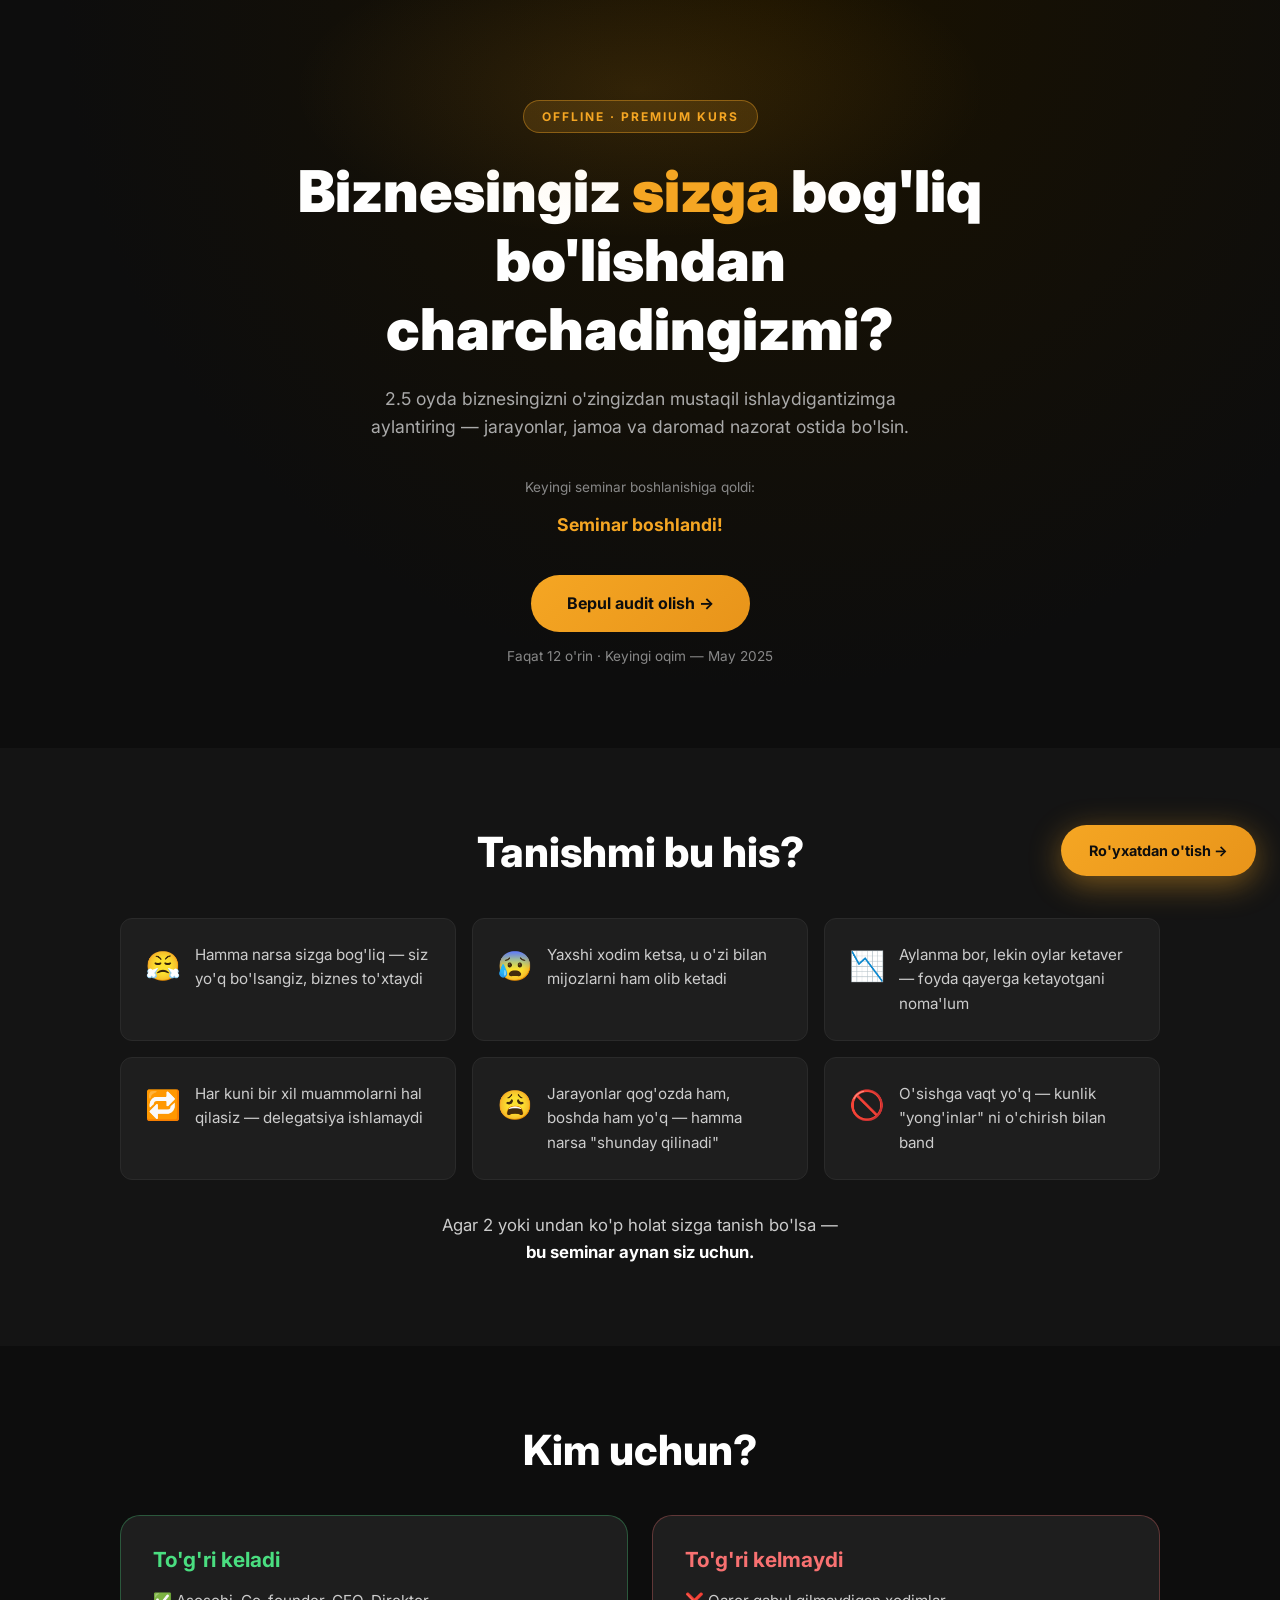
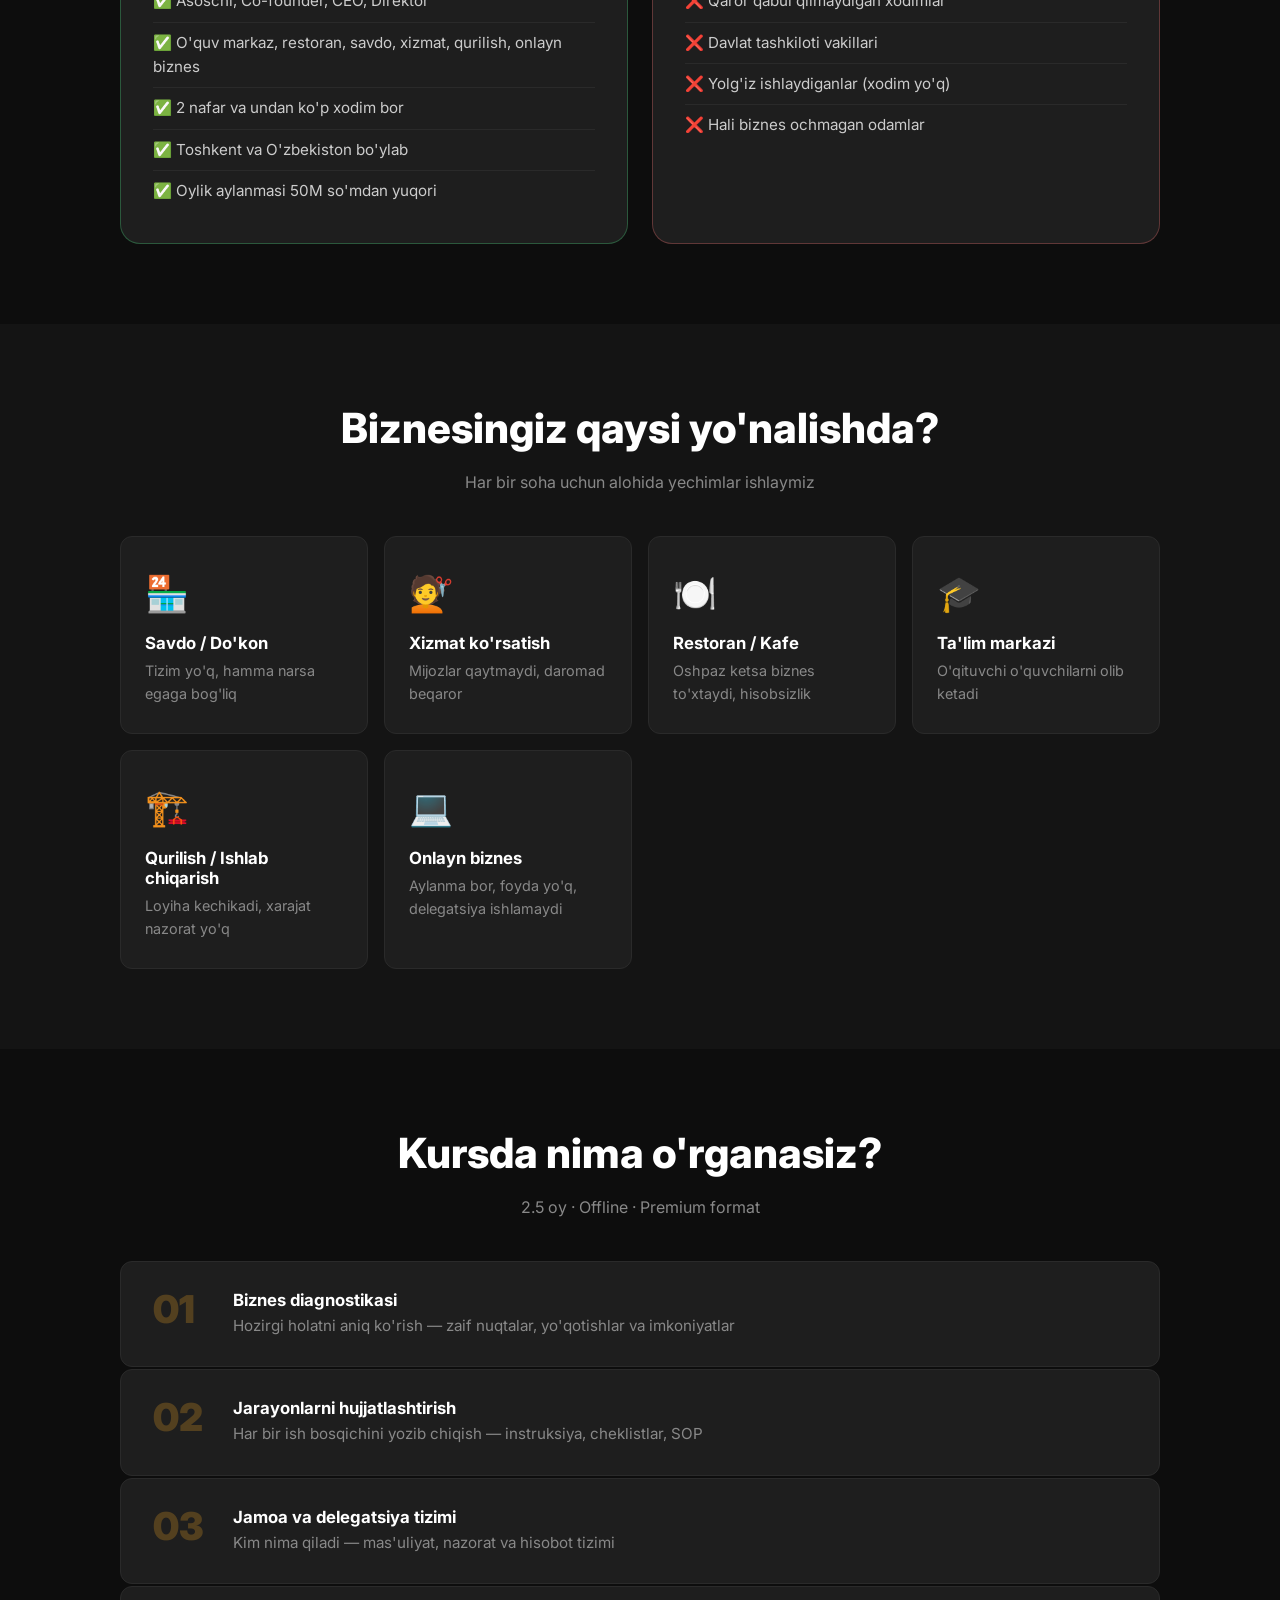
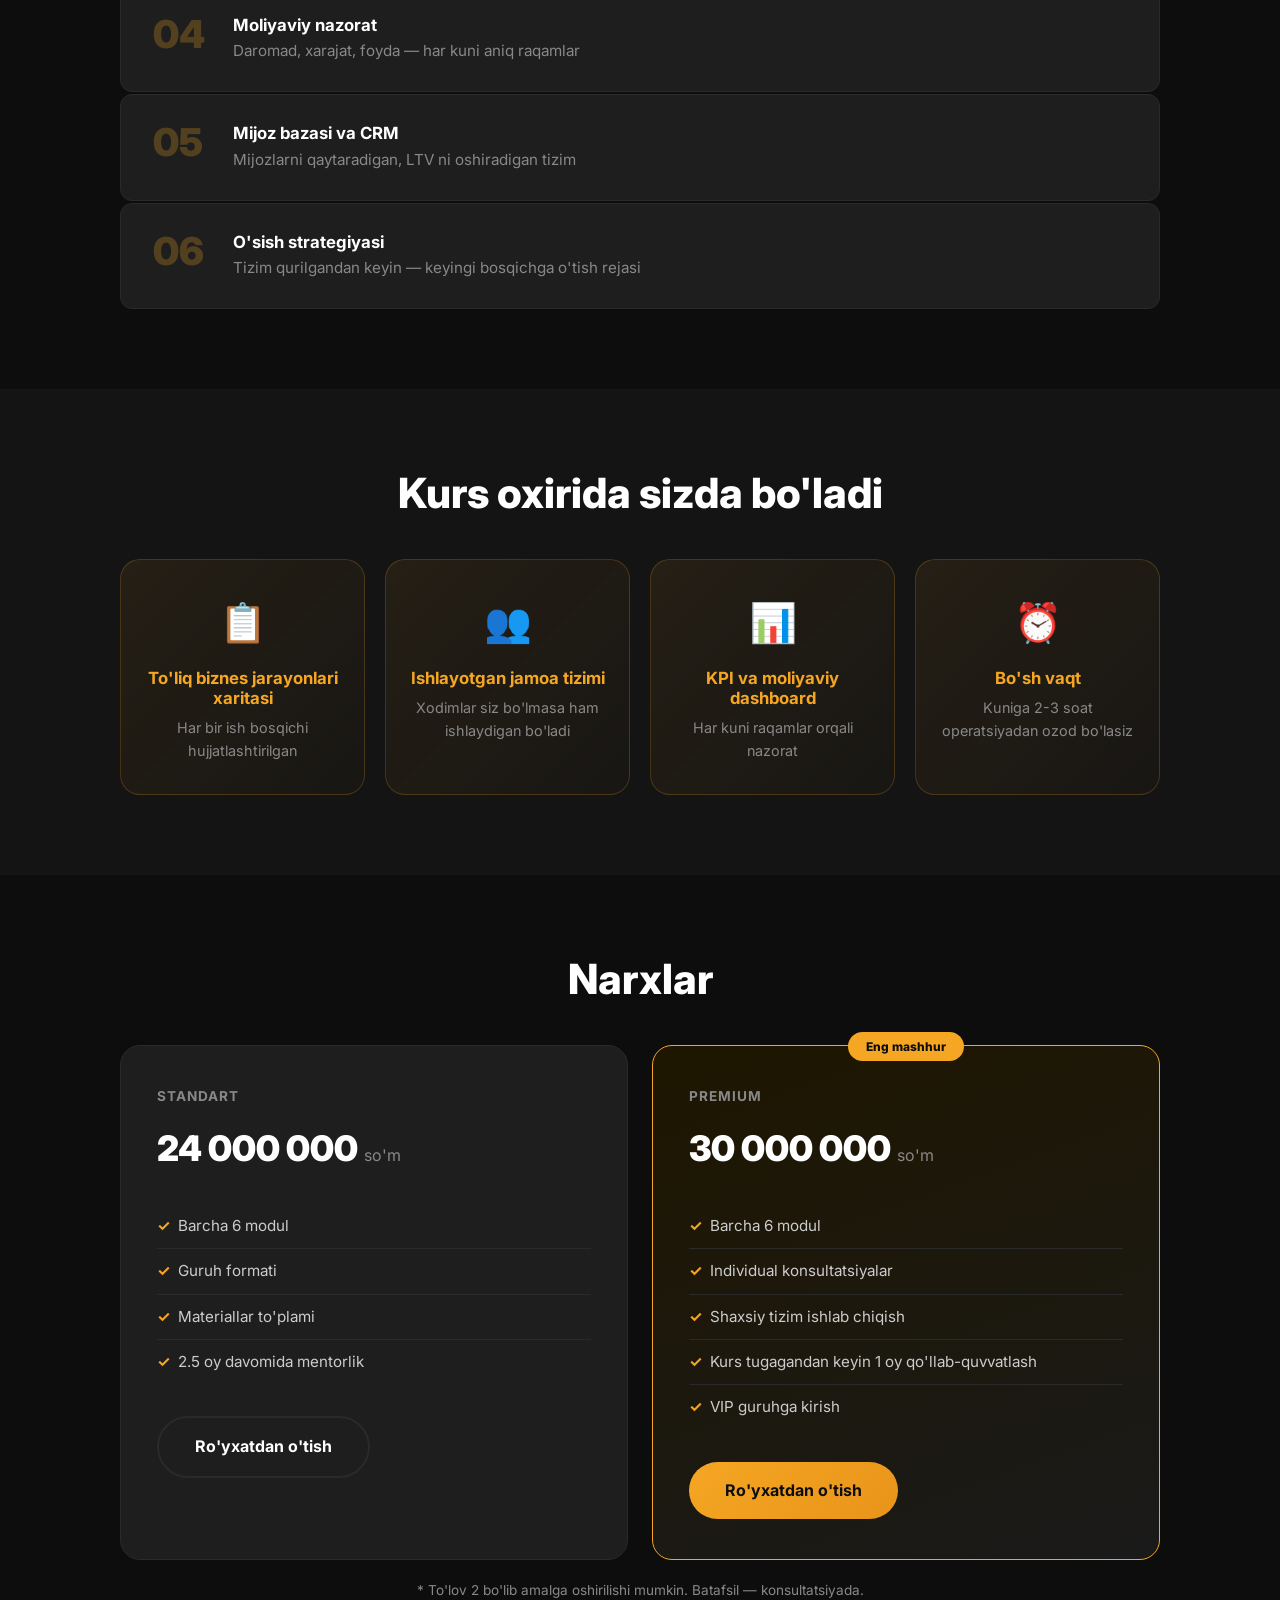
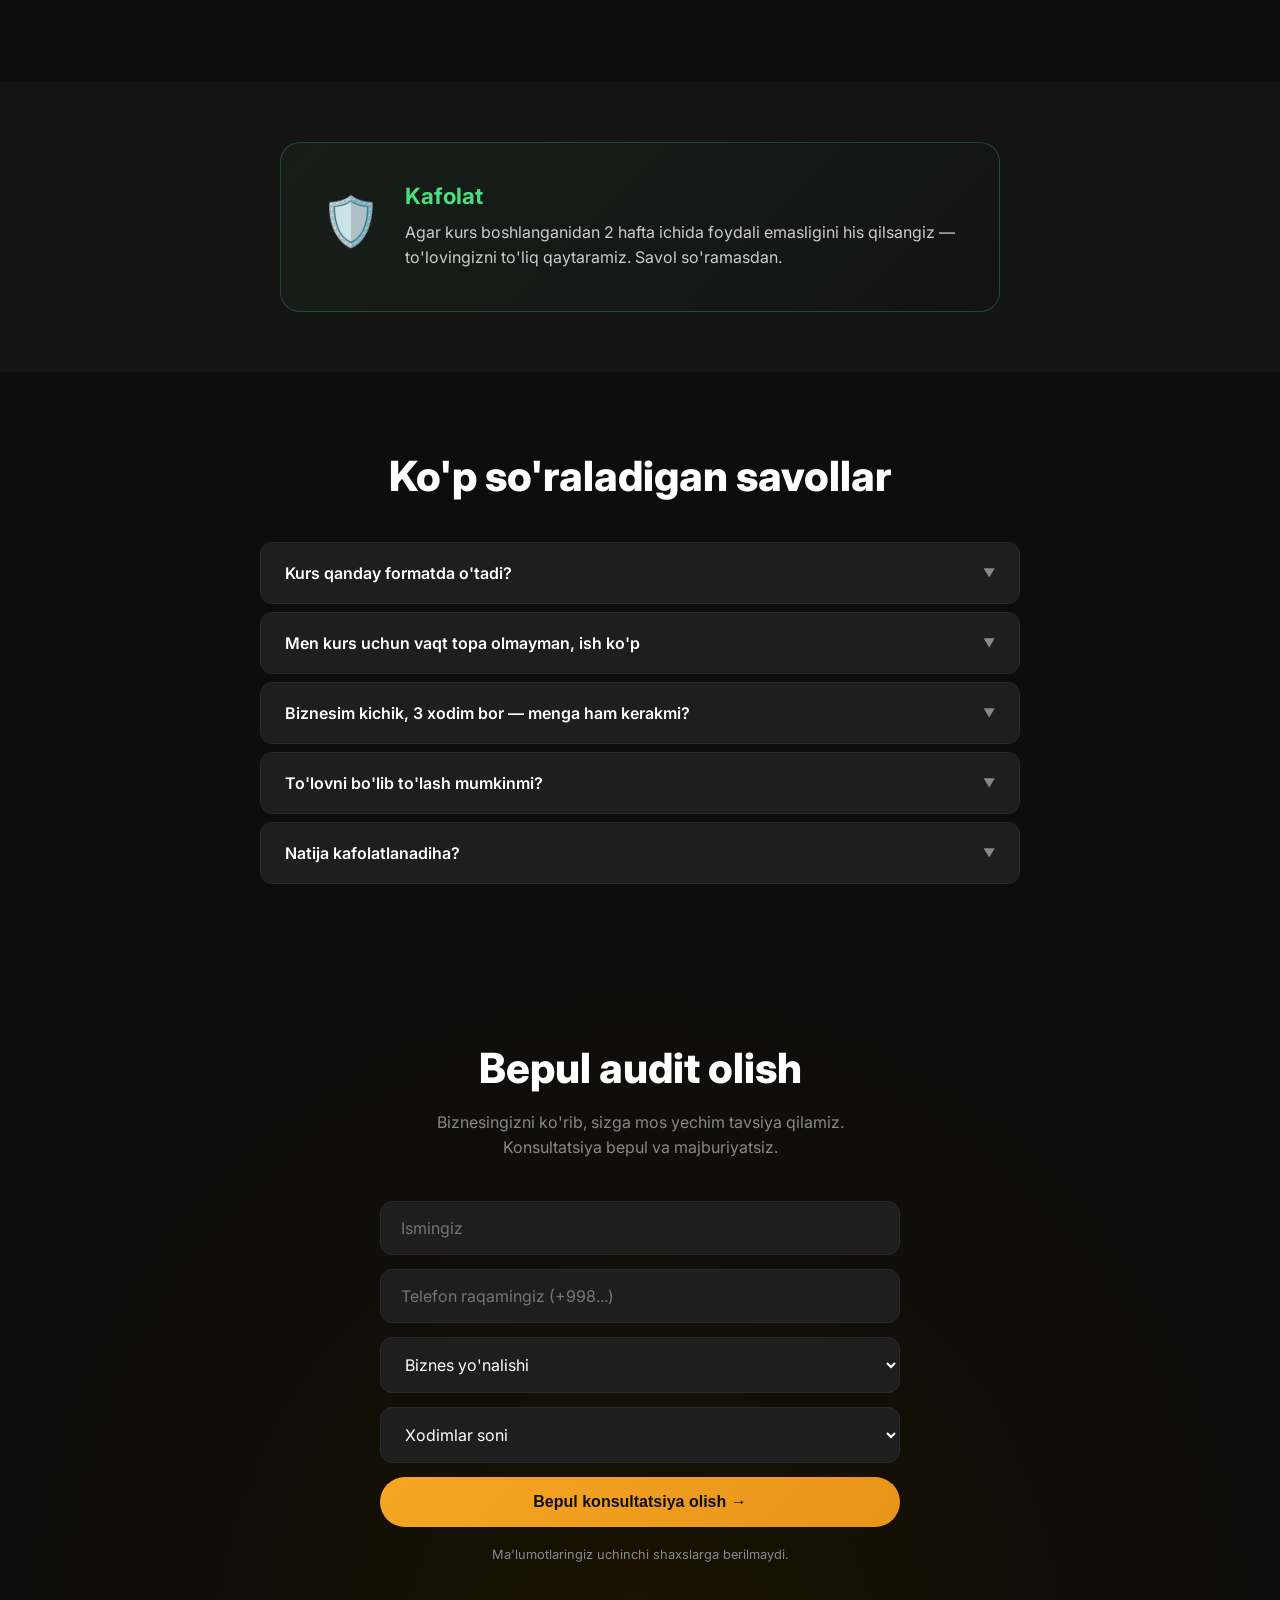
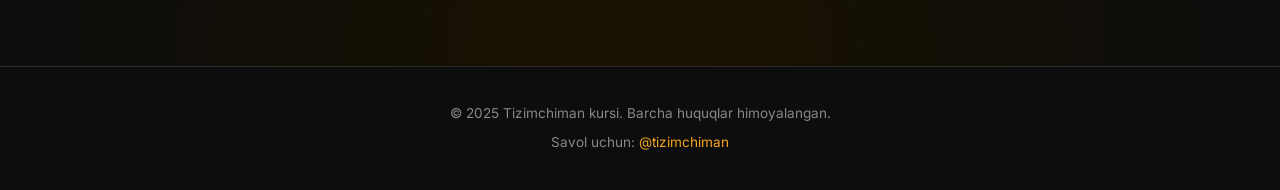
<file: docs/index.html>
<!DOCTYPE html>
<html lang="uz">
<head>
  <meta charset="UTF-8" />
  <meta name="viewport" content="width=device-width, initial-scale=1.0" />
  <title>Tizimchiman Seminari — Biznesingizni tizimlashtiring</title>
  <meta name="description" content="2.5 oyda biznesingizni o'zingizdan mustaqil tizimga aylantiradigan offline premium kurs" />
  <link rel="preconnect" href="https://fonts.googleapis.com" />
  <link href="https://fonts.googleapis.com/css2?family=Inter:wght@400;500;600;700;800;900&display=swap" rel="stylesheet" />
  <link rel="stylesheet" href="style.css" />
</head>
<body>

<!-- ═══════════════════════════════════════════
     HERO
════════════════════════════════════════════ -->
<section class="hero">
  <div class="container">
    <div class="badge">OFFLINE · PREMIUM KURS</div>
    <h1>
      Biznesingiz <span class="accent">sizga</span> bog'liq bo'lishdan<br>
      charchadingizmi?
    </h1>
    <p class="hero-sub">
      2.5 oyda biznesingizni o'zingizdan mustaqil ishlaydigantizimga aylantiring —
      jarayonlar, jamoa va daromad nazorat ostida bo'lsin.
    </p>

    <div class="countdown-wrap">
      <p class="countdown-label">Keyingi seminar boshlanishiga qoldi:</p>
      <div class="countdown" id="countdown">
        <div class="cd-box"><span id="cd-days">00</span><small>kun</small></div>
        <div class="cd-sep">:</div>
        <div class="cd-box"><span id="cd-hours">00</span><small>soat</small></div>
        <div class="cd-sep">:</div>
        <div class="cd-box"><span id="cd-mins">00</span><small>daqiqa</small></div>
        <div class="cd-sep">:</div>
        <div class="cd-box"><span id="cd-secs">00</span><small>soniya</small></div>
      </div>
    </div>

    <a href="#form" class="btn btn-primary">Bepul audit olish →</a>
    <p class="hero-note">Faqat 12 o'rin · Keyingi oqim — May 2025</p>
  </div>
</section>

<!-- ═══════════════════════════════════════════
     PAIN POINTS
════════════════════════════════════════════ -->
<section class="pain">
  <div class="container">
    <h2>Tanishmi bu his?</h2>
    <div class="pain-grid">
      <div class="pain-card">
        <span class="pain-icon">😤</span>
        <p>Hamma narsa sizga bog'liq — siz yo'q bo'lsangiz, biznes to'xtaydi</p>
      </div>
      <div class="pain-card">
        <span class="pain-icon">😰</span>
        <p>Yaxshi xodim ketsa, u o'zi bilan mijozlarni ham olib ketadi</p>
      </div>
      <div class="pain-card">
        <span class="pain-icon">📉</span>
        <p>Aylanma bor, lekin oylar ketaver — foyda qayerga ketayotgani noma'lum</p>
      </div>
      <div class="pain-card">
        <span class="pain-icon">🔁</span>
        <p>Har kuni bir xil muammolarni hal qilasiz — delegatsiya ishlamaydi</p>
      </div>
      <div class="pain-card">
        <span class="pain-icon">😩</span>
        <p>Jarayonlar qog'ozda ham, boshda ham yo'q — hamma narsa "shunday qilinadi"</p>
      </div>
      <div class="pain-card">
        <span class="pain-icon">🚫</span>
        <p>O'sishga vaqt yo'q — kunlik "yong'inlar" ni o'chirish bilan band</p>
      </div>
    </div>
    <p class="pain-bottom">
      Agar 2 yoki undan ko'p holat sizga tanish bo'lsa —<br>
      <strong>bu seminar aynan siz uchun.</strong>
    </p>
  </div>
</section>

<!-- ═══════════════════════════════════════════
     FOR WHOM
════════════════════════════════════════════ -->
<section class="forwhom">
  <div class="container">
    <h2>Kim uchun?</h2>
    <div class="fw-grid">
      <div class="fw-yes">
        <h3>To'g'ri keladi</h3>
        <ul>
          <li>Asoschi, Co-founder, CEO, Direktor</li>
          <li>O'quv markaz, restoran, savdo, xizmat, qurilish, onlayn biznes</li>
          <li>2 nafar va undan ko'p xodim bor</li>
          <li>Toshkent va O'zbekiston bo'ylab</li>
          <li>Oylik aylanmasi 50M so'mdan yuqori</li>
        </ul>
      </div>
      <div class="fw-no">
        <h3>To'g'ri kelmaydi</h3>
        <ul>
          <li>Qaror qabul qilmaydigan xodimlar</li>
          <li>Davlat tashkiloti vakillari</li>
          <li>Yolg'iz ishlaydiganlar (xodim yo'q)</li>
          <li>Hali biznes ochmagan odamlar</li>
        </ul>
      </div>
    </div>
  </div>
</section>

<!-- ═══════════════════════════════════════════
     SEGMENTS (og'riqlar)
════════════════════════════════════════════ -->
<section class="segments">
  <div class="container">
    <h2>Biznesingiz qaysi yo'nalishda?</h2>
    <p class="section-sub">Har bir soha uchun alohida yechimlar ishlaymiz</p>
    <div class="seg-grid">
      <div class="seg-card">
        <div class="seg-icon">🏪</div>
        <h4>Savdo / Do'kon</h4>
        <p>Tizim yo'q, hamma narsa egaga bog'liq</p>
      </div>
      <div class="seg-card">
        <div class="seg-icon">💇</div>
        <h4>Xizmat ko'rsatish</h4>
        <p>Mijozlar qaytmaydi, daromad beqaror</p>
      </div>
      <div class="seg-card">
        <div class="seg-icon">🍽️</div>
        <h4>Restoran / Kafe</h4>
        <p>Oshpaz ketsa biznes to'xtaydi, hisobsizlik</p>
      </div>
      <div class="seg-card">
        <div class="seg-icon">🎓</div>
        <h4>Ta'lim markazi</h4>
        <p>O'qituvchi o'quvchilarni olib ketadi</p>
      </div>
      <div class="seg-card">
        <div class="seg-icon">🏗️</div>
        <h4>Qurilish / Ishlab chiqarish</h4>
        <p>Loyiha kechikadi, xarajat nazorat yo'q</p>
      </div>
      <div class="seg-card">
        <div class="seg-icon">💻</div>
        <h4>Onlayn biznes</h4>
        <p>Aylanma bor, foyda yo'q, delegatsiya ishlamaydi</p>
      </div>
    </div>
  </div>
</section>

<!-- ═══════════════════════════════════════════
     PROGRAM
════════════════════════════════════════════ -->
<section class="program">
  <div class="container">
    <h2>Kursda nima o'rganasiz?</h2>
    <p class="section-sub">2.5 oy · Offline · Premium format</p>
    <div class="prog-list">
      <div class="prog-item">
        <div class="prog-num">01</div>
        <div>
          <h4>Biznes diagnostikasi</h4>
          <p>Hozirgi holatni aniq ko'rish — zaif nuqtalar, yo'qotishlar va imkoniyatlar</p>
        </div>
      </div>
      <div class="prog-item">
        <div class="prog-num">02</div>
        <div>
          <h4>Jarayonlarni hujjatlashtirish</h4>
          <p>Har bir ish bosqichini yozib chiqish — instruksiya, cheklistlar, SOP</p>
        </div>
      </div>
      <div class="prog-item">
        <div class="prog-num">03</div>
        <div>
          <h4>Jamoa va delegatsiya tizimi</h4>
          <p>Kim nima qiladi — mas'uliyat, nazorat va hisobot tizimi</p>
        </div>
      </div>
      <div class="prog-item">
        <div class="prog-num">04</div>
        <div>
          <h4>Moliyaviy nazorat</h4>
          <p>Daromad, xarajat, foyda — har kuni aniq raqamlar</p>
        </div>
      </div>
      <div class="prog-item">
        <div class="prog-num">05</div>
        <div>
          <h4>Mijoz bazasi va CRM</h4>
          <p>Mijozlarni qaytaradigan, LTV ni oshiradigan tizim</p>
        </div>
      </div>
      <div class="prog-item">
        <div class="prog-num">06</div>
        <div>
          <h4>O'sish strategiyasi</h4>
          <p>Tizim qurilgandan keyin — keyingi bosqichga o'tish rejasi</p>
        </div>
      </div>
    </div>
  </div>
</section>

<!-- ═══════════════════════════════════════════
     RESULTS
════════════════════════════════════════════ -->
<section class="results">
  <div class="container">
    <h2>Kurs oxirida sizda bo'ladi</h2>
    <div class="res-grid">
      <div class="res-card">
        <div class="res-icon">📋</div>
        <h4>To'liq biznes jarayonlari xaritasi</h4>
        <p>Har bir ish bosqichi hujjatlashtirilgan</p>
      </div>
      <div class="res-card">
        <div class="res-icon">👥</div>
        <h4>Ishlayotgan jamoa tizimi</h4>
        <p>Xodimlar siz bo'lmasa ham ishlaydigan bo'ladi</p>
      </div>
      <div class="res-card">
        <div class="res-icon">📊</div>
        <h4>KPI va moliyaviy dashboard</h4>
        <p>Har kuni raqamlar orqali nazorat</p>
      </div>
      <div class="res-card">
        <div class="res-icon">⏰</div>
        <h4>Bo'sh vaqt</h4>
        <p>Kuniga 2-3 soat operatsiyadan ozod bo'lasiz</p>
      </div>
    </div>
  </div>
</section>

<!-- ═══════════════════════════════════════════
     PRICING
════════════════════════════════════════════ -->
<section class="pricing" id="pricing">
  <div class="container">
    <h2>Narxlar</h2>
    <div class="price-grid">
      <div class="price-card">
        <div class="price-tag">Standart</div>
        <div class="price-amount">24 000 000 <span>so'm</span></div>
        <ul class="price-features">
          <li>Barcha 6 modul</li>
          <li>Guruh formati</li>
          <li>Materiallar to'plami</li>
          <li>2.5 oy davomida mentorlik</li>
        </ul>
        <a href="#form" class="btn btn-outline">Ro'yxatdan o'tish</a>
      </div>
      <div class="price-card featured">
        <div class="price-badge">Eng mashhur</div>
        <div class="price-tag">Premium</div>
        <div class="price-amount">30 000 000 <span>so'm</span></div>
        <ul class="price-features">
          <li>Barcha 6 modul</li>
          <li>Individual konsultatsiyalar</li>
          <li>Shaxsiy tizim ishlab chiqish</li>
          <li>Kurs tugagandan keyin 1 oy qo'llab-quvvatlash</li>
          <li>VIP guruhga kirish</li>
        </ul>
        <a href="#form" class="btn btn-primary">Ro'yxatdan o'tish</a>
      </div>
    </div>
    <p class="price-note">* To'lov 2 bo'lib amalga oshirilishi mumkin. Batafsil — konsultatsiyada.</p>
  </div>
</section>

<!-- ═══════════════════════════════════════════
     GUARANTEE
════════════════════════════════════════════ -->
<section class="guarantee">
  <div class="container">
    <div class="guarantee-box">
      <div class="guarantee-icon">🛡️</div>
      <div>
        <h3>Kafolat</h3>
        <p>
          Agar kurs boshlanganidan 2 hafta ichida foydali emasligini his qilsangiz —
          to'lovingizni to'liq qaytaramiz. Savol so'ramasdan.
        </p>
      </div>
    </div>
  </div>
</section>

<!-- ═══════════════════════════════════════════
     FAQ
════════════════════════════════════════════ -->
<section class="faq">
  <div class="container">
    <h2>Ko'p so'raladigan savollar</h2>
    <div class="faq-list">
      <div class="faq-item">
        <button class="faq-q" onclick="toggleFaq(this)">
          Kurs qanday formatda o'tadi?
          <span class="faq-arrow">▼</span>
        </button>
        <div class="faq-a">
          Kurs offline, guruh formatida o'tadi. Har hafta 2 marta yig'ilish bo'ladi.
          Joylasuv — Toshkent shahri (aniq manzil ro'yxatdan o'tganlar uchun yuboriladi).
        </div>
      </div>
      <div class="faq-item">
        <button class="faq-q" onclick="toggleFaq(this)">
          Men kurs uchun vaqt topa olmayman, ish ko'p
          <span class="faq-arrow">▼</span>
        </button>
        <div class="faq-a">
          Aynan shuning uchun bu kurs kerak. Kursning maqsadi — sizning vaqtingizni bo'shatish.
          Haftada 4-5 soat ajratsangiz — 2.5 oydan keyin kuniga soatlar tejaysiz.
        </div>
      </div>
      <div class="faq-item">
        <button class="faq-q" onclick="toggleFaq(this)">
          Biznesim kichik, 3 xodim bor — menga ham kerakmi?
          <span class="faq-arrow">▼</span>
        </button>
        <div class="faq-a">
          Ha, aynan kichik bosqichda tizim qurish eng to'g'ri qaror.
          Erta tizim qurgan bizneslar tezroq o'sadi va kamroq muammo ko'radi.
        </div>
      </div>
      <div class="faq-item">
        <button class="faq-q" onclick="toggleFaq(this)">
          To'lovni bo'lib to'lash mumkinmi?
          <span class="faq-arrow">▼</span>
        </button>
        <div class="faq-a">
          Ha, 2 qismga bo'lib to'lash mumkin. Batafsil shartlar konsultatsiya davomida muhokama qilinadi.
        </div>
      </div>
      <div class="faq-item">
        <button class="faq-q" onclick="toggleFaq(this)">
          Natija kafolatlanadiha?
          <span class="faq-arrow">▼</span>
        </button>
        <div class="faq-a">
          2 hafta ichida foydali emasligini his qilsangiz — to'lovingizni to'liq qaytaramiz.
          Shu bilan birga, natija sizning ishtirokingizga bog'liq — biz tizimni birgalikda quramiz.
        </div>
      </div>
    </div>
  </div>
</section>

<!-- ═══════════════════════════════════════════
     FORM
════════════════════════════════════════════ -->
<section class="form-section" id="form">
  <div class="container">
    <h2>Bepul audit olish</h2>
    <p class="section-sub">
      Biznesingizni ko'rib, sizga mos yechim tavsiya qilamiz.<br>
      Konsultatsiya bepul va majburiyatsiz.
    </p>
    <form class="lead-form" id="leadForm" onsubmit="submitForm(event)">
      <input type="text" name="name" placeholder="Ismingiz" required />
      <input type="tel" name="phone" placeholder="Telefon raqamingiz (+998...)" required />
      <select name="business" required>
        <option value="" disabled selected>Biznes yo'nalishi</option>
        <option>Savdo / Do'kon / Ulgurji</option>
        <option>Xizmat ko'rsatish (go'zallik, ta'mirlash)</option>
        <option>Restoran / Kafe</option>
        <option>Ta'lim markazi</option>
        <option>Qurilish / Ishlab chiqarish</option>
        <option>Onlayn biznes</option>
        <option>Boshqa</option>
      </select>
      <select name="employees" required>
        <option value="" disabled selected>Xodimlar soni</option>
        <option>2–5 nafar</option>
        <option>6–15 nafar</option>
        <option>16–50 nafar</option>
        <option>50+ nafar</option>
      </select>
      <button type="submit" class="btn btn-primary btn-full">
        Bepul konsultatsiya olish →
      </button>
      <p class="form-privacy">
        Ma'lumotlaringiz uchinchi shaxslarga berilmaydi.
      </p>
    </form>
    <div class="form-success" id="formSuccess">
      <div class="success-icon">✅</div>
      <h3>Arizangiz qabul qilindi!</h3>
      <p>24 soat ichida siz bilan bog'lanamiz.</p>
    </div>
  </div>
</section>

<!-- ═══════════════════════════════════════════
     FOOTER
════════════════════════════════════════════ -->
<footer class="footer">
  <div class="container">
    <p>© 2025 Tizimchiman kursi. Barcha huquqlar himoyalangan.</p>
    <p class="footer-contact">
      Savol uchun: <a href="https://t.me/tizimchiman" target="_blank">@tizimchiman</a>
    </p>
  </div>
</footer>

<!-- Sticky CTA -->
<div class="sticky-cta">
  <a href="#form" class="btn btn-primary">Ro'yxatdan o'tish →</a>
</div>

<script src="script.js"></script>
</body>
</html>
</file>
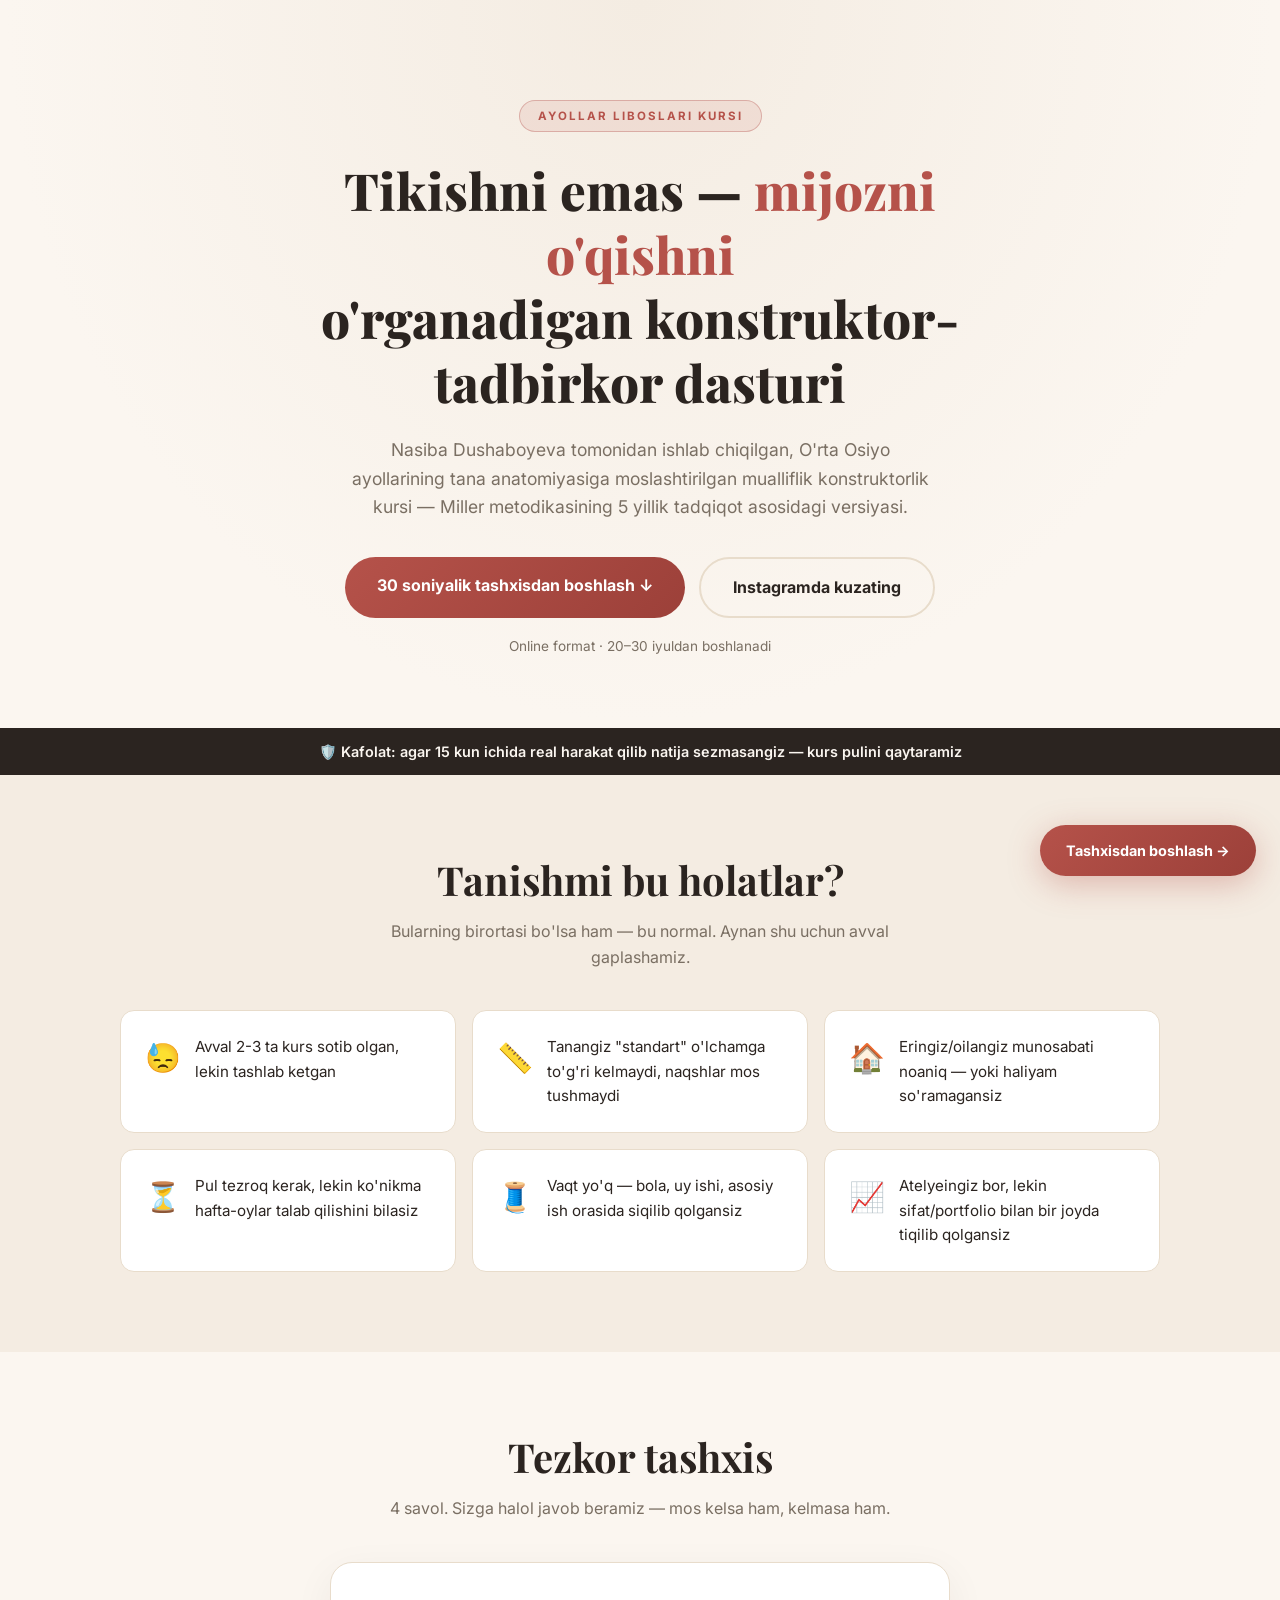
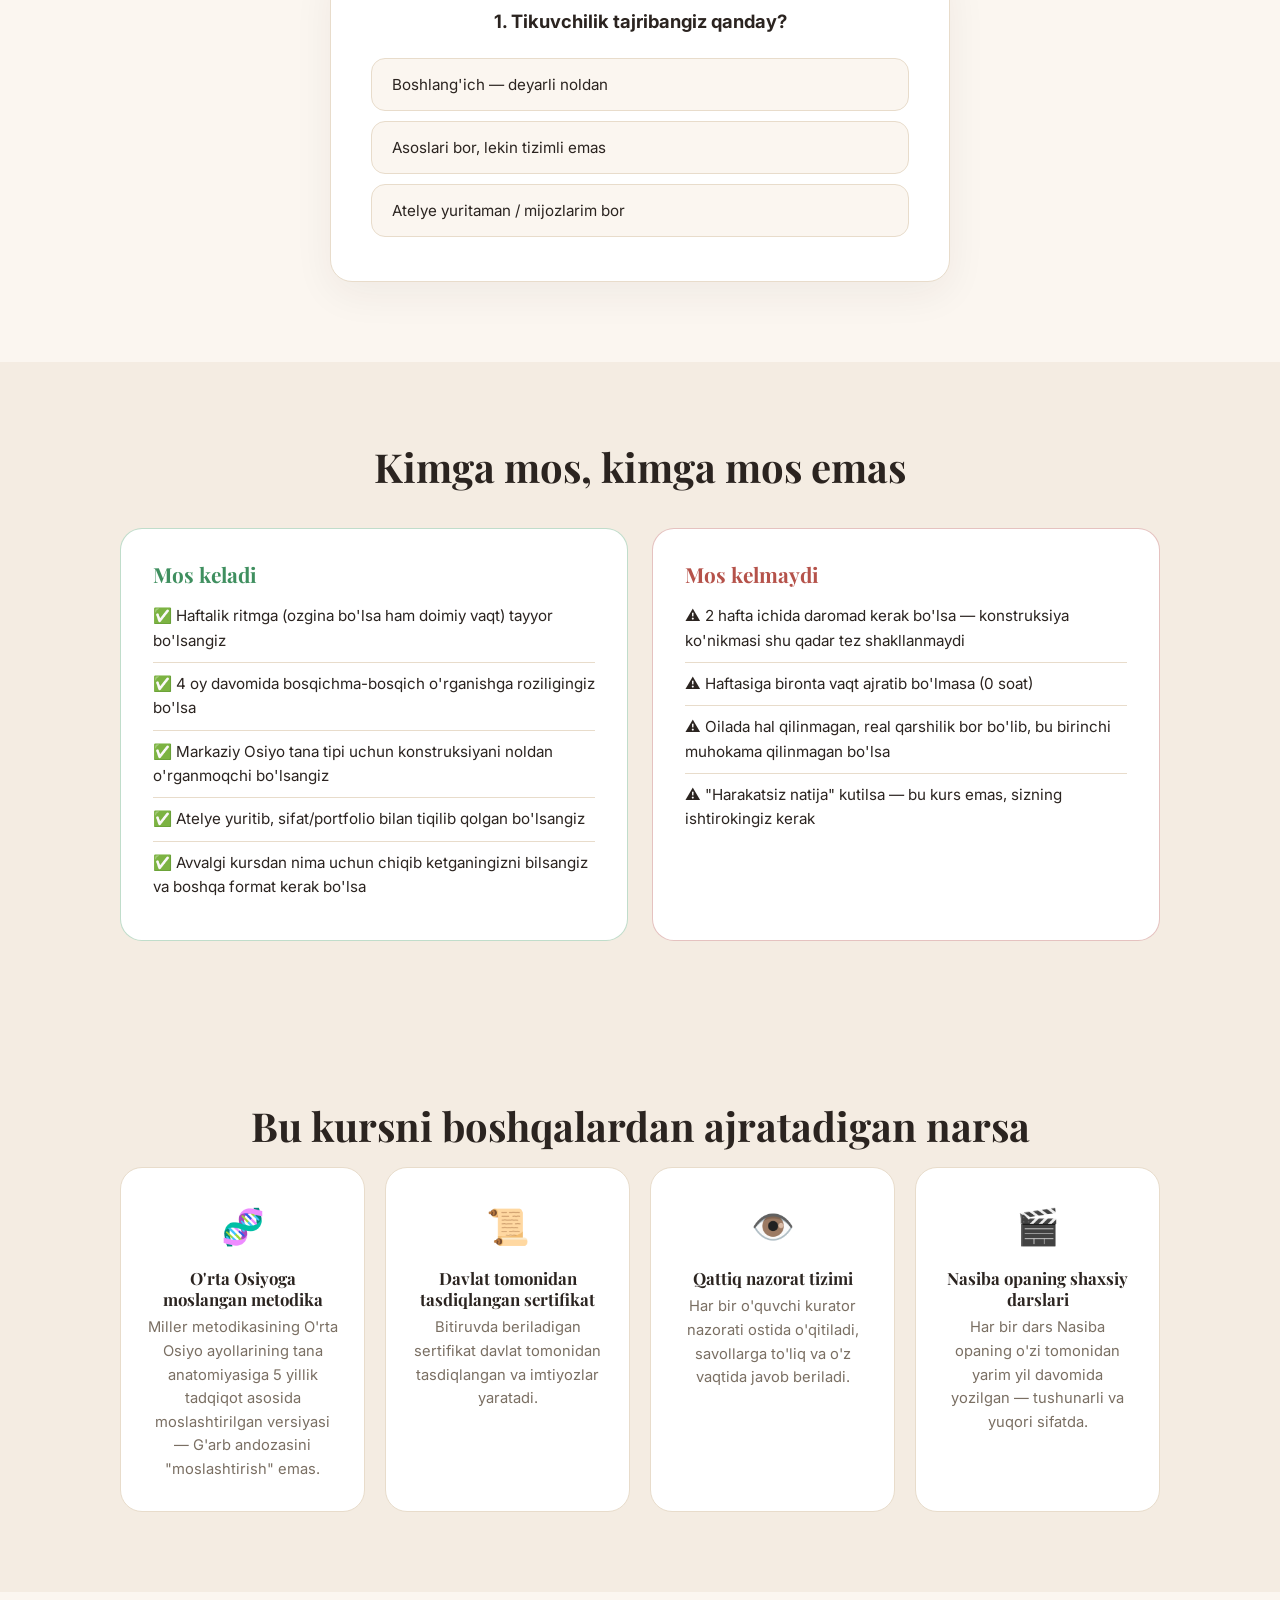
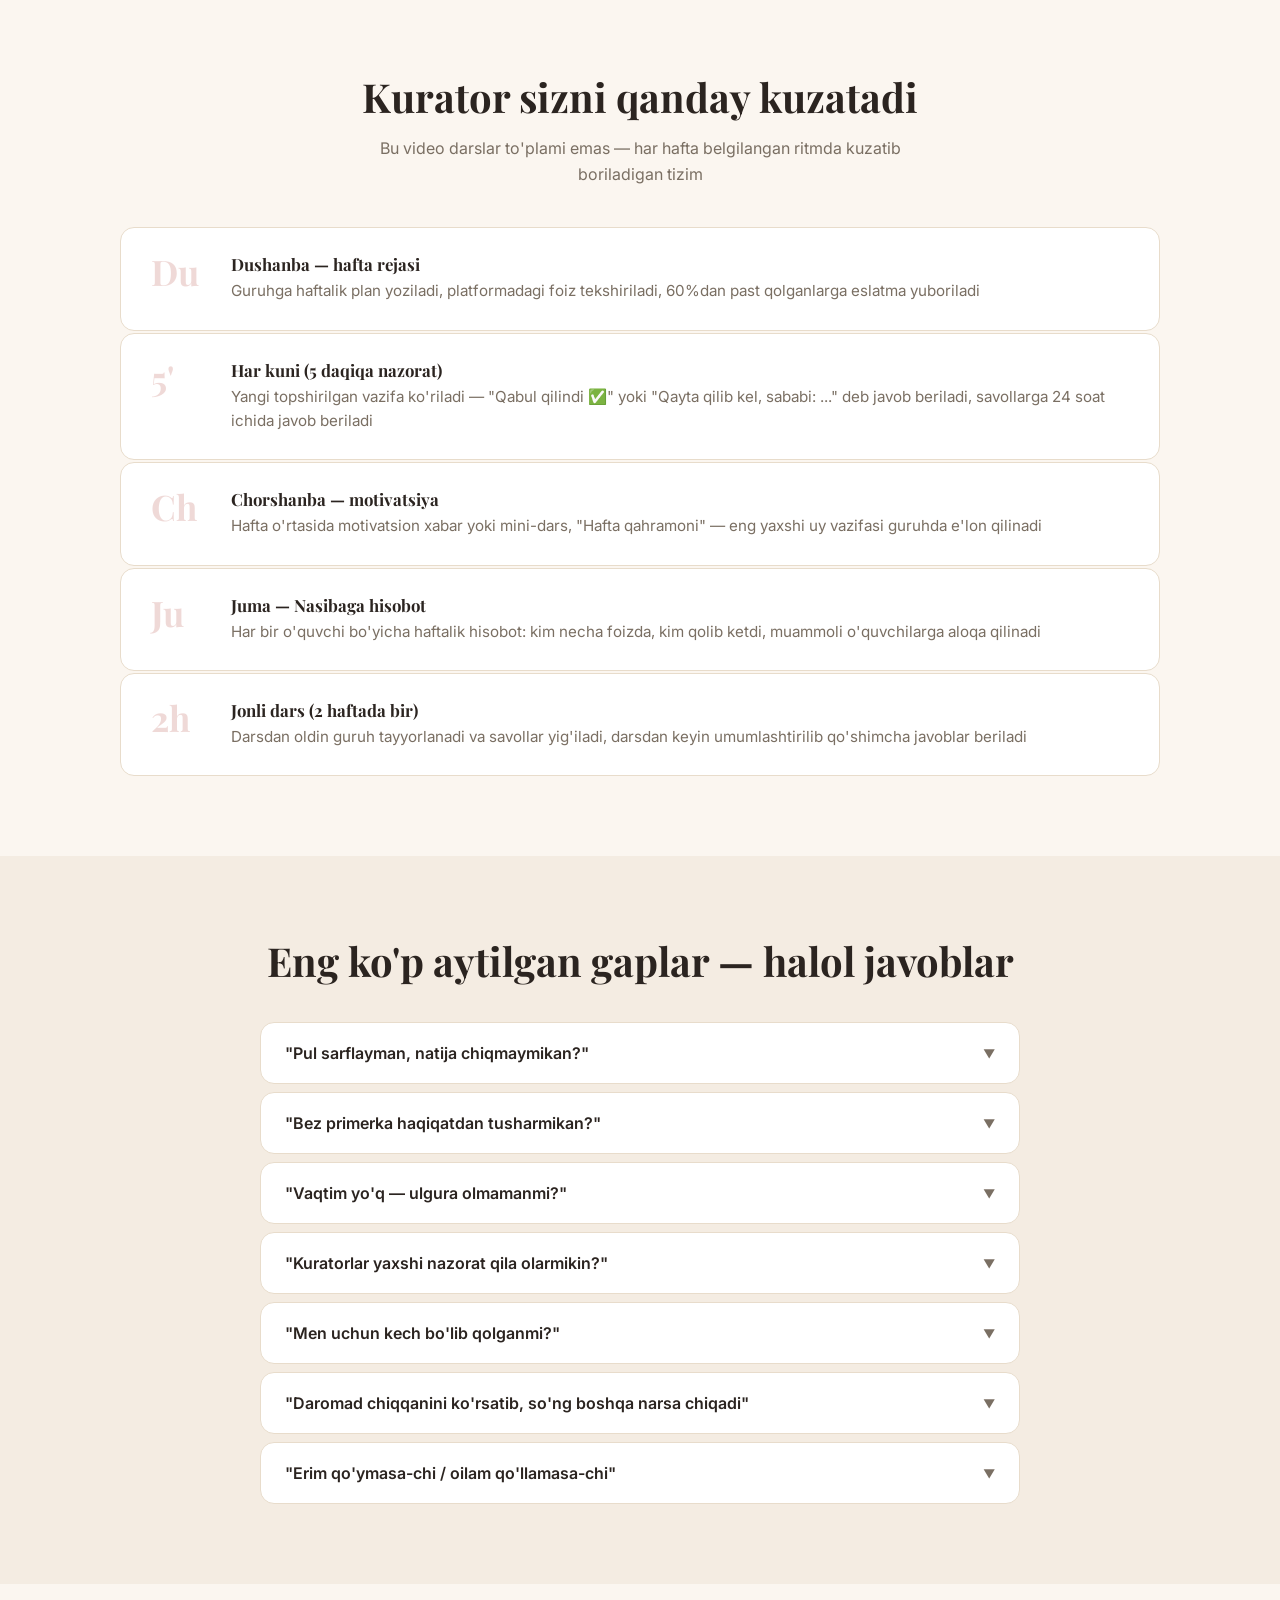
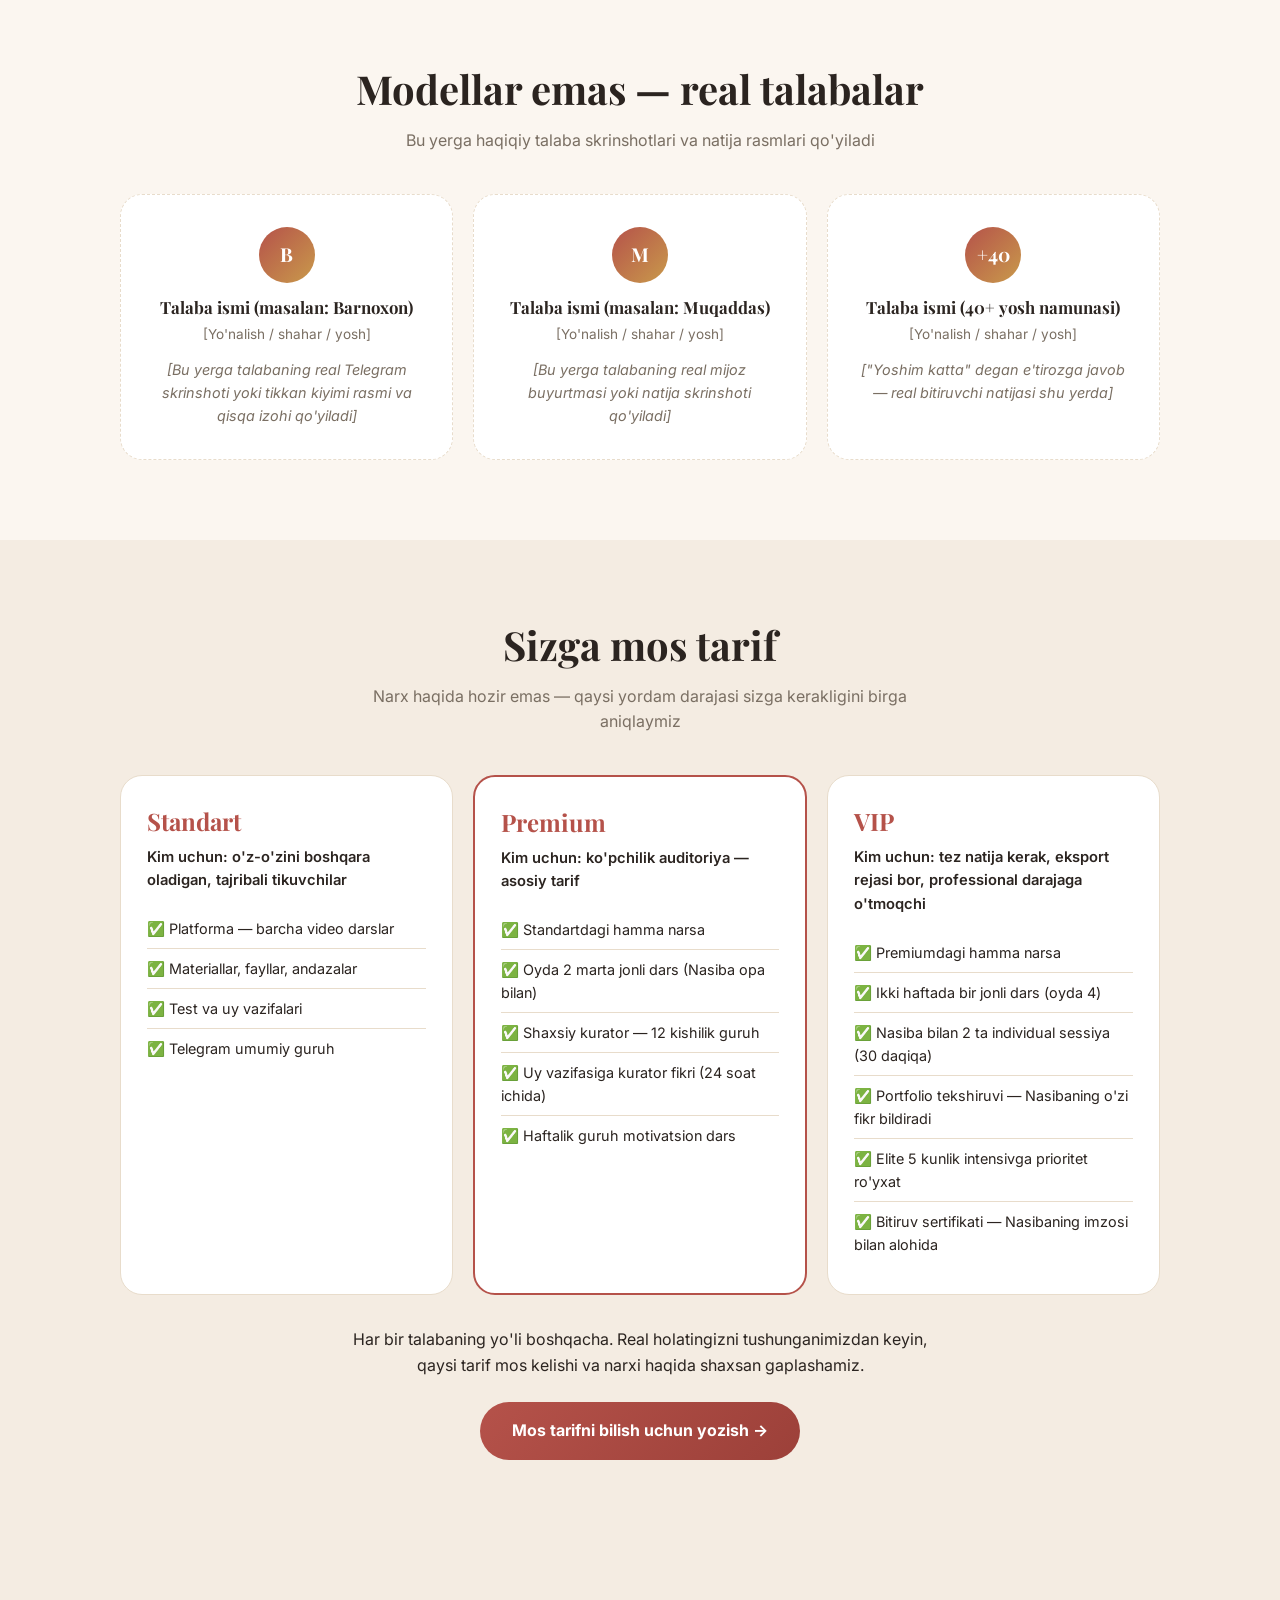
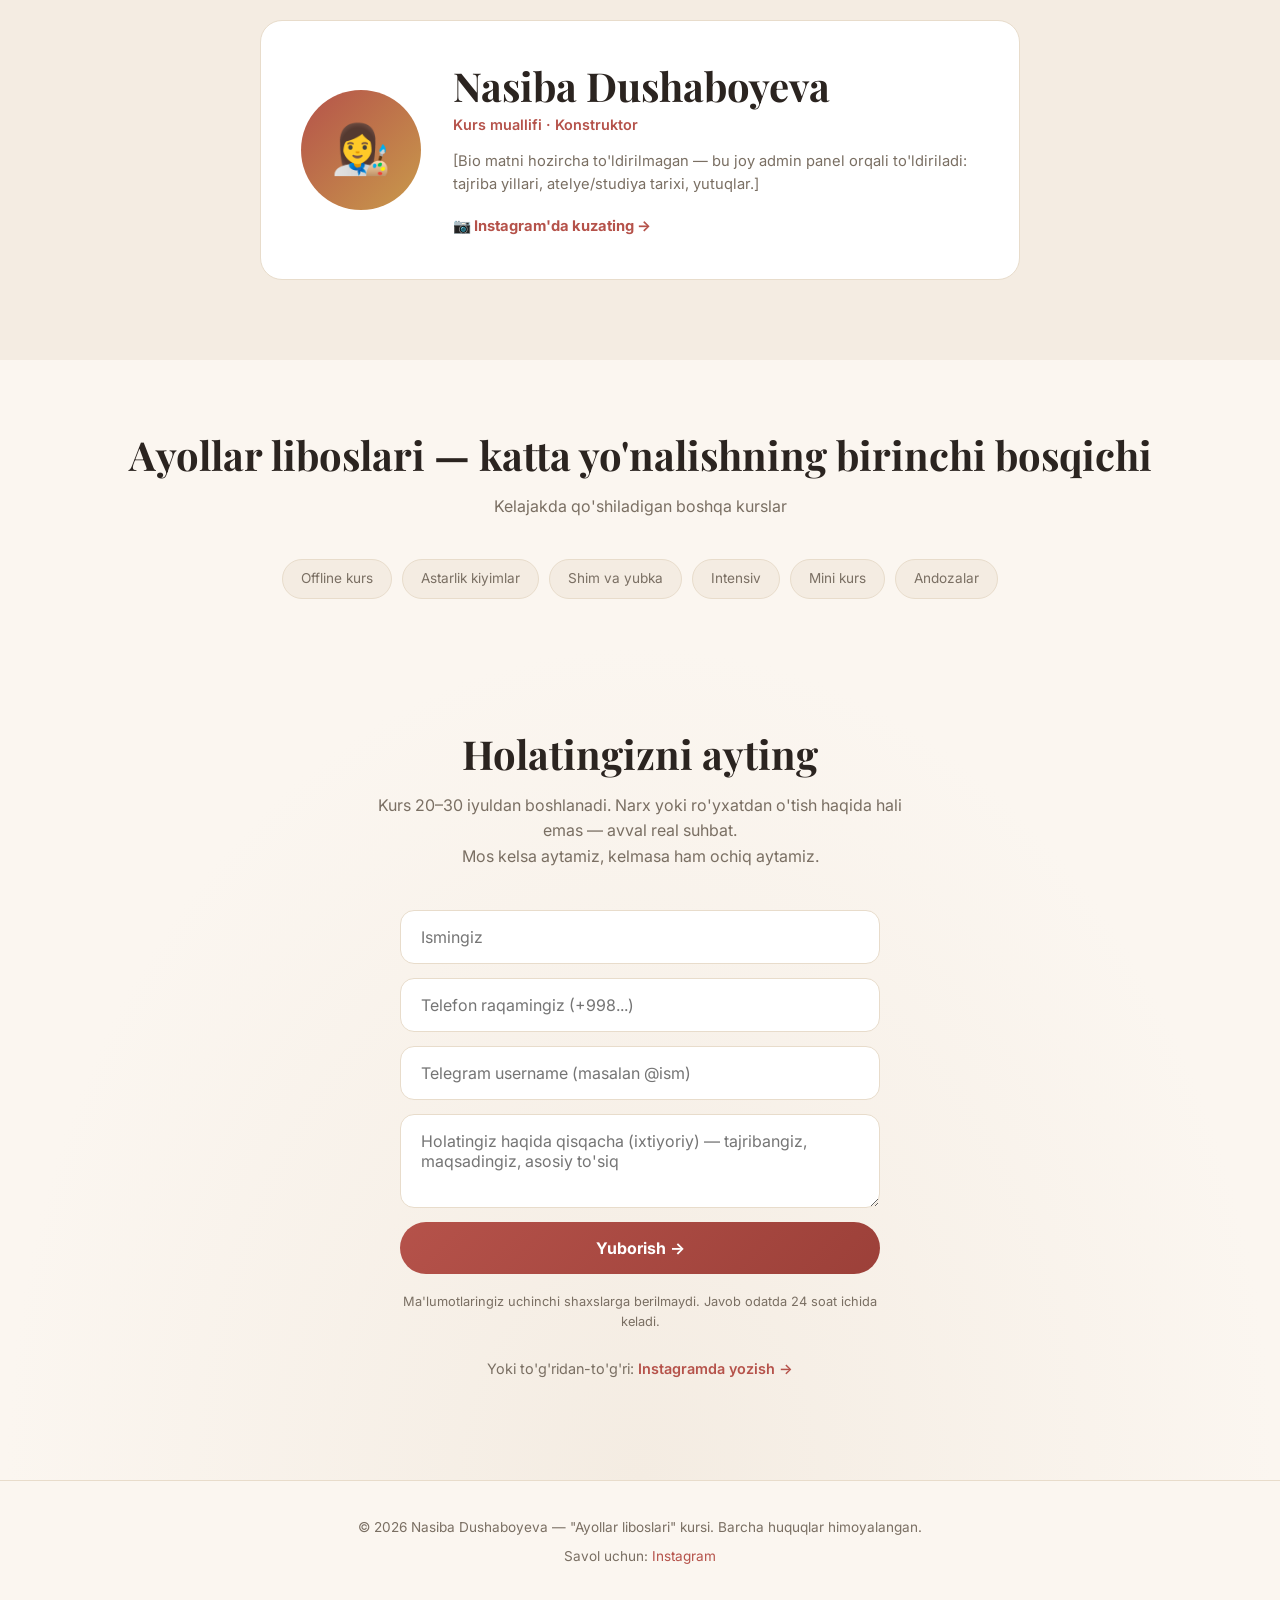
<file: website-sewing/index.html>
<!DOCTYPE html>
<html lang="uz">
<head>
  <meta charset="UTF-8" />
  <meta name="viewport" content="width=device-width, initial-scale=1.0" />
  <title>Ayollar liboslari — Nasiba Dushaboyeva kursi</title>
  <meta name="description" content="O'rta Osiyo ayollarining tana anatomiyasiga moslashtirilgan konstruktorlik kursi. Nasiba Dushaboyeva — Miller metodikasining 5 yillik tadqiqotga asoslangan versiyasi." />
  <link rel="preconnect" href="https://fonts.googleapis.com" />
  <link href="https://fonts.googleapis.com/css2?family=Playfair+Display:wght@600;700;800&family=Inter:wght@400;500;600;700;800&display=swap" rel="stylesheet" />
  <link rel="stylesheet" href="style.css" />
</head>
<body>

<!-- ═══════════════════════════════════════════
     HERO
════════════════════════════════════════════ -->
<section class="hero">
  <div class="container">
    <div class="badge">AYOLLAR LIBOSLARI KURSI</div>
    <h1>
      Tikishni emas — <span class="accent">mijozni o'qishni</span><br>
      o'rganadigan konstruktor-tadbirkor dasturi
    </h1>
    <p class="hero-sub">
      Nasiba Dushaboyeva tomonidan ishlab chiqilgan, O'rta Osiyo ayollarining tana anatomiyasiga
      moslashtirilgan mualliflik konstruktorlik kursi — Miller metodikasining 5 yillik tadqiqot
      asosidagi versiyasi.
    </p>
    <div class="hero-actions">
      <a href="#diagnosis" class="btn btn-primary">30 soniyalik tashxisdan boshlash ↓</a>
      <a href="https://www.instagram.com/nasiba_dushaboyeva/" target="_blank" class="btn btn-outline">Instagramda kuzating</a>
    </div>
    <p class="hero-note">Online format · 20–30 iyuldan boshlanadi</p>
  </div>
</section>

<div class="guarantee-bar">
  <div class="container">
    <p>🛡️ Kafolat: agar 15 kun ichida real harakat qilib natija sezmasangiz — kurs pulini qaytaramiz</p>
  </div>
</div>

<!-- ═══════════════════════════════════════════
     REALITY CHECK
════════════════════════════════════════════ -->
<section class="reality">
  <div class="container">
    <h2>Tanishmi bu holatlar?</h2>
    <p class="section-sub">Bularning birortasi bo'lsa ham — bu normal. Aynan shu uchun avval gaplashamiz.</p>
    <div class="reality-grid">
      <div class="reality-card">
        <span class="reality-icon">😓</span>
        <p>Avval 2-3 ta kurs sotib olgan, lekin tashlab ketgan</p>
      </div>
      <div class="reality-card">
        <span class="reality-icon">📏</span>
        <p>Tanangiz "standart" o'lchamga to'g'ri kelmaydi, naqshlar mos tushmaydi</p>
      </div>
      <div class="reality-card">
        <span class="reality-icon">🏠</span>
        <p>Eringiz/oilangiz munosabati noaniq — yoki haliyam so'ramagansiz</p>
      </div>
      <div class="reality-card">
        <span class="reality-icon">⏳</span>
        <p>Pul tezroq kerak, lekin ko'nikma hafta-oylar talab qilishini bilasiz</p>
      </div>
      <div class="reality-card">
        <span class="reality-icon">🧵</span>
        <p>Vaqt yo'q — bola, uy ishi, asosiy ish orasida siqilib qolgansiz</p>
      </div>
      <div class="reality-card">
        <span class="reality-icon">📈</span>
        <p>Atelyeingiz bor, lekin sifat/portfolio bilan bir joyda tiqilib qolgansiz</p>
      </div>
    </div>
  </div>
</section>

<!-- ═══════════════════════════════════════════
     DIAGNOSIS QUIZ
════════════════════════════════════════════ -->
<section class="diagnosis" id="diagnosis">
  <div class="container">
    <h2>Tezkor tashxis</h2>
    <p class="section-sub">4 savol. Sizga halol javob beramiz — mos kelsa ham, kelmasa ham.</p>

    <div class="quiz-box" id="quizBox">

      <div class="quiz-step active" data-step="1">
        <p class="quiz-q">1. Tikuvchilik tajribangiz qanday?</p>
        <div class="quiz-opts">
          <button class="quiz-opt" data-q="experience" data-v="beginner">Boshlang'ich — deyarli noldan</button>
          <button class="quiz-opt" data-q="experience" data-v="basic">Asoslari bor, lekin tizimli emas</button>
          <button class="quiz-opt" data-q="experience" data-v="atelier">Atelye yuritaman / mijozlarim bor</button>
        </div>
      </div>

      <div class="quiz-step" data-step="2">
        <p class="quiz-q">2. Haftasiga real qancha vaqt ajrata olasiz?</p>
        <div class="quiz-opts">
          <button class="quiz-opt" data-q="time" data-v="low">3 soatdan kam</button>
          <button class="quiz-opt" data-q="time" data-v="mid">3–7 soat</button>
          <button class="quiz-opt" data-q="time" data-v="high">7 soatdan ko'p</button>
        </div>
      </div>

      <div class="quiz-step" data-step="3">
        <p class="quiz-q">3. Avval kurs sotib olib, tashlab ketganmisiz?</p>
        <div class="quiz-opts">
          <button class="quiz-opt" data-q="history" data-v="dropped">Ha, bir nechta marta</button>
          <button class="quiz-opt" data-q="history" data-v="finished">Tugatdim, lekin natija kam bo'ldi</button>
          <button class="quiz-opt" data-q="history" data-v="first">Yo'q, birinchi marta</button>
        </div>
      </div>

      <div class="quiz-step" data-step="4">
        <p class="quiz-q">4. Maqsadingiz nima?</p>
        <div class="quiz-opts">
          <button class="quiz-opt" data-q="goal" data-v="fast">Iloji boricha tez daromad</button>
          <button class="quiz-opt" data-q="goal" data-v="income">Doimiy qo'shimcha/asosiy daromad</button>
          <button class="quiz-opt" data-q="goal" data-v="scale">Mavjud atelyeni kattalashtirish</button>
        </div>
      </div>

      <div class="quiz-result" data-step="result">
        <div id="resultContent"></div>
        <a href="#contact" class="btn btn-primary">Holatimni batafsil aytaman →</a>
        <button class="quiz-restart" onclick="restartQuiz()">↺ Qaytadan boshlash</button>
      </div>

    </div>
  </div>
</section>

<!-- ═══════════════════════════════════════════
     FOR WHOM
════════════════════════════════════════════ -->
<section class="forwhom">
  <div class="container">
    <h2>Kimga mos, kimga mos emas</h2>
    <div class="fw-grid">
      <div class="fw-yes">
        <h3>Mos keladi</h3>
        <ul>
          <li>Haftalik ritmga (ozgina bo'lsa ham doimiy vaqt) tayyor bo'lsangiz</li>
          <li>4 oy davomida bosqichma-bosqich o'rganishga roziligingiz bo'lsa</li>
          <li>Markaziy Osiyo tana tipi uchun konstruksiyani noldan o'rganmoqchi bo'lsangiz</li>
          <li>Atelye yuritib, sifat/portfolio bilan tiqilib qolgan bo'lsangiz</li>
          <li>Avvalgi kursdan nima uchun chiqib ketganingizni bilsangiz va boshqa format kerak bo'lsa</li>
        </ul>
      </div>
      <div class="fw-no">
        <h3>Mos kelmaydi</h3>
        <ul>
          <li>2 hafta ichida daromad kerak bo'lsa — konstruksiya ko'nikmasi shu qadar tez shakllanmaydi</li>
          <li>Haftasiga bironta vaqt ajratib bo'lmasa (0 soat)</li>
          <li>Oilada hal qilinmagan, real qarshilik bor bo'lib, bu birinchi muhokama qilinmagan bo'lsa</li>
          <li>"Harakatsiz natija" kutilsa — bu kurs emas, sizning ishtirokingiz kerak</li>
        </ul>
      </div>
    </div>
  </div>
</section>

<!-- ═══════════════════════════════════════════
     WOW / METHODOLOGY
════════════════════════════════════════════ -->
<section class="wow">
  <div class="container">
    <h2>Bu kursni boshqalardan ajratadigan narsa</h2>
    <div class="wow-grid">
      <div class="wow-card">
        <span class="wow-icon">🧬</span>
        <h4>O'rta Osiyoga moslangan metodika</h4>
        <p>Miller metodikasining O'rta Osiyo ayollarining tana anatomiyasiga 5 yillik tadqiqot asosida moslashtirilgan versiyasi — G'arb andozasini "moslashtirish" emas.</p>
      </div>
      <div class="wow-card">
        <span class="wow-icon">📜</span>
        <h4>Davlat tomonidan tasdiqlangan sertifikat</h4>
        <p>Bitiruvda beriladigan sertifikat davlat tomonidan tasdiqlangan va imtiyozlar yaratadi.</p>
      </div>
      <div class="wow-card">
        <span class="wow-icon">👁️</span>
        <h4>Qattiq nazorat tizimi</h4>
        <p>Har bir o'quvchi kurator nazorati ostida o'qitiladi, savollarga to'liq va o'z vaqtida javob beriladi.</p>
      </div>
      <div class="wow-card">
        <span class="wow-icon">🎬</span>
        <h4>Nasiba opaning shaxsiy darslari</h4>
        <p>Har bir dars Nasiba opaning o'zi tomonidan yarim yil davomida yozilgan — tushunarli va yuqori sifatda.</p>
      </div>
    </div>
  </div>
</section>

<!-- ═══════════════════════════════════════════
     SYSTEM — kurator haftalik ritmi
════════════════════════════════════════════ -->
<section class="system">
  <div class="container">
    <h2>Kurator sizni qanday kuzatadi</h2>
    <p class="section-sub">Bu video darslar to'plami emas — har hafta belgilangan ritmda kuzatib boriladigan tizim</p>
    <div class="system-list">
      <div class="system-item">
        <div class="system-num">Du</div>
        <div>
          <h4>Dushanba — hafta rejasi</h4>
          <p>Guruhga haftalik plan yoziladi, platformadagi foiz tekshiriladi, 60%dan past qolganlarga eslatma yuboriladi</p>
        </div>
      </div>
      <div class="system-item">
        <div class="system-num">5'</div>
        <div>
          <h4>Har kuni (5 daqiqa nazorat)</h4>
          <p>Yangi topshirilgan vazifa ko'riladi — "Qabul qilindi ✅" yoki "Qayta qilib kel, sababi: ..." deb javob beriladi, savollarga 24 soat ichida javob beriladi</p>
        </div>
      </div>
      <div class="system-item">
        <div class="system-num">Ch</div>
        <div>
          <h4>Chorshanba — motivatsiya</h4>
          <p>Hafta o'rtasida motivatsion xabar yoki mini-dars, "Hafta qahramoni" — eng yaxshi uy vazifasi guruhda e'lon qilinadi</p>
        </div>
      </div>
      <div class="system-item">
        <div class="system-num">Ju</div>
        <div>
          <h4>Juma — Nasibaga hisobot</h4>
          <p>Har bir o'quvchi bo'yicha haftalik hisobot: kim necha foizda, kim qolib ketdi, muammoli o'quvchilarga aloqa qilinadi</p>
        </div>
      </div>
      <div class="system-item">
        <div class="system-num">2h</div>
        <div>
          <h4>Jonli dars (2 haftada bir)</h4>
          <p>Darsdan oldin guruh tayyorlanadi va savollar yig'iladi, darsdan keyin umumlashtirilib qo'shimcha javoblar beriladi</p>
        </div>
      </div>
    </div>
  </div>
</section>

<!-- ═══════════════════════════════════════════
     OBJECTIONS / FAQ
════════════════════════════════════════════ -->
<section class="faq">
  <div class="container">
    <h2>Eng ko'p aytilgan gaplar — halol javoblar</h2>
    <div class="faq-list">
      <div class="faq-item">
        <button class="faq-q" onclick="toggleFaq(this)">
          "Pul sarflayman, natija chiqmaymikan?"
          <span class="faq-arrow">▼</span>
        </button>
        <div class="faq-a">
          Bu eng katta to'siq — ayniqsa avval boshqa kursga pul ketgan bo'lsa, qayta xavf olishni
          istamaysiz. Shu uchun: 15 kun ichida real harakat qilib natija sezmasangiz, kurs pulini
          qaytaramiz. Pastda real o'quvchilarning raqamlar bilan misollarini ko'rasiz.
        </div>
      </div>
      <div class="faq-item">
        <button class="faq-q" onclick="toggleFaq(this)">
          "Bez primerka haqiqatdan tusharmikan?"
          <span class="faq-arrow">▼</span>
        </button>
        <div class="faq-a">
          "Hamma aytadi, lekin mening qomatim boshqacha" — bu texnik ishonchsizlik tabiiy.
          Bu kursda tayyor andozani tanangizga moslashtirish emas, O'zbek ayoli uchun yaratilgan
          metodika bilan nostandart qomatlarga ham mos konstruksiya qilish o'rgatiladi.
        </div>
      </div>
      <div class="faq-item">
        <button class="faq-q" onclick="toggleFaq(this)">
          "Vaqtim yo'q — ulgura olmamanmi?"
          <span class="faq-arrow">▼</span>
        </button>
        <div class="faq-a">
          3 farzand, uy ishi, er — ko'pchilik ayolda vaqt cheklangan, buni bilamiz. Platforma 24/7
          ochiq, kechasi ham kirishingiz mumkin. Oyda atigi 2 marta jonli dars — qolgan hammasini
          o'z tezligingizda o'tasiz.
        </div>
      </div>
      <div class="faq-item">
        <button class="faq-q" onclick="toggleFaq(this)">
          "Kuratorlar yaxshi nazorat qila olarmikin?"
          <span class="faq-arrow">▼</span>
        </button>
        <div class="faq-a">
          "Pul to'layman, lekin kimdir jiddiy qararmikan" — adolatli savol. Kursga kirishda shaxsiy
          kuratoringiz video orqali siz bilan tanishadi: 4 oy davomida sizning shaxsiy murabbiyingiz —
          ismli, yuzli inson, "noma'lum operator" emas.
        </div>
      </div>
      <div class="faq-item">
        <button class="faq-q" onclick="toggleFaq(this)">
          "Men uchun kech bo'lib qolganmi?"
          <span class="faq-arrow">▼</span>
        </button>
        <div class="faq-a">
          40-50 yoshli ayollar ko'p shunday o'ylaydi — "endi o'rganib nima qilaman?". Yosh muammo
          emas, ko'nikma yo'qligi muammo. Quyida 40 yoshdan oshgan bitiruvchilarimizning real
          natijalarini ko'rasiz.
        </div>
      </div>
      <div class="faq-item">
        <button class="faq-q" onclick="toggleFaq(this)">
          "Daromad chiqqanini ko'rsatib, so'ng boshqa narsa chiqadi"
          <span class="faq-arrow">▼</span>
        </button>
        <div class="faq-a">
          Bozorda soxta va'dalar ko'p, raqamlarga ishonmaslik to'g'ri. Shu uchun biz raqam emas —
          real odam, real chek, real skrinshotlarni ko'rsatamiz. Barnaxon va Muqaddas hikoyasi
          aynan shuning uchun kuchli.
        </div>
      </div>
      <div class="faq-item">
        <button class="faq-q" onclick="toggleFaq(this)">
          "Erim qo'ymasa-chi / oilam qo'llamasa-chi"
          <span class="faq-arrow">▼</span>
        </button>
        <div class="faq-a">
          O'zbekistonda bu jiddiy to'siq — ko'p ayol kurs haqida eridan yashirincha so'raydi.
          Bu hobbi emas — bu kasb. Birinchi oyda kurs pulini qaytarish mumkin bo'lgan reja bilan
          gaplashilganda, oila munosabati ham ko'pincha o'zgaradi.
        </div>
      </div>
    </div>
  </div>
</section>

<!-- ═══════════════════════════════════════════
     TESTIMONIALS (placeholder — almashtirish kerak)
════════════════════════════════════════════ -->
<section class="testimonials">
  <div class="container">
    <h2>Modellar emas — real talabalar</h2>
    <p class="section-sub">Bu yerga haqiqiy talaba skrinshotlari va natija rasmlari qo'yiladi</p>
    <div class="testi-grid">
      <div class="testi-card">
        <div class="testi-avatar">B</div>
        <h4>Talaba ismi (masalan: Barnoxon)</h4>
        <p class="testi-meta">[Yo'nalish / shahar / yosh]</p>
        <p class="testi-quote">[Bu yerga talabaning real Telegram skrinshoti yoki tikkan kiyimi rasmi va qisqa izohi qo'yiladi]</p>
      </div>
      <div class="testi-card">
        <div class="testi-avatar">M</div>
        <h4>Talaba ismi (masalan: Muqaddas)</h4>
        <p class="testi-meta">[Yo'nalish / shahar / yosh]</p>
        <p class="testi-quote">[Bu yerga talabaning real mijoz buyurtmasi yoki natija skrinshoti qo'yiladi]</p>
      </div>
      <div class="testi-card">
        <div class="testi-avatar">+40</div>
        <h4>Talaba ismi (40+ yosh namunasi)</h4>
        <p class="testi-meta">[Yo'nalish / shahar / yosh]</p>
        <p class="testi-quote">["Yoshim katta" degan e'tirozga javob — real bitiruvchi natijasi shu yerda]</p>
      </div>
    </div>
  </div>
</section>

<!-- ═══════════════════════════════════════════
     POSITIONING (narx emas, yo'l)
════════════════════════════════════════════ -->
<section class="positioning" id="tariffs">
  <div class="container">
    <h2>Sizga mos tarif</h2>
    <p class="section-sub">Narx haqida hozir emas — qaysi yordam darajasi sizga kerakligini birga aniqlaymiz</p>
    <div class="pos-grid">
      <div class="pos-card">
        <h4>Standart</h4>
        <p class="pos-for">Kim uchun: o'z-o'zini boshqara oladigan, tajribali tikuvchilar</p>
        <ul class="pos-features">
          <li>Platforma — barcha video darslar</li>
          <li>Materiallar, fayllar, andazalar</li>
          <li>Test va uy vazifalari</li>
          <li>Telegram umumiy guruh</li>
        </ul>
      </div>
      <div class="pos-card pos-highlight">
        <h4>Premium</h4>
        <p class="pos-for">Kim uchun: ko'pchilik auditoriya — asosiy tarif</p>
        <ul class="pos-features">
          <li>Standartdagi hamma narsa</li>
          <li>Oyda 2 marta jonli dars (Nasiba opa bilan)</li>
          <li>Shaxsiy kurator — 12 kishilik guruh</li>
          <li>Uy vazifasiga kurator fikri (24 soat ichida)</li>
          <li>Haftalik guruh motivatsion dars</li>
        </ul>
      </div>
      <div class="pos-card">
        <h4>VIP</h4>
        <p class="pos-for">Kim uchun: tez natija kerak, eksport rejasi bor, professional darajaga o'tmoqchi</p>
        <ul class="pos-features">
          <li>Premiumdagi hamma narsa</li>
          <li>Ikki haftada bir jonli dars (oyda 4)</li>
          <li>Nasiba bilan 2 ta individual sessiya (30 daqiqa)</li>
          <li>Portfolio tekshiruvi — Nasibaning o'zi fikr bildiradi</li>
          <li>Elite 5 kunlik intensivga prioritet ro'yxat</li>
          <li>Bitiruv sertifikati — Nasibaning imzosi bilan alohida</li>
        </ul>
      </div>
    </div>
    <p class="pos-bottom">
      Har bir talabaning yo'li boshqacha. Real holatingizni tushunganimizdan keyin,
      qaysi tarif mos kelishi va narxi haqida shaxsan gaplashamiz.
    </p>
    <a href="#contact" class="btn btn-primary">Mos tarifni bilish uchun yozish →</a>
  </div>
</section>

<!-- ═══════════════════════════════════════════
     ABOUT NASIBA
════════════════════════════════════════════ -->
<section class="about-author">
  <div class="container">
    <div class="author-card">
      <div class="author-photo" aria-hidden="true">👩‍🎨</div>
      <div class="author-info">
        <h2 class="author-name">Nasiba Dushaboyeva</h2>
        <p class="author-role">Kurs muallifi · Konstruktor</p>
        <p class="author-bio">
          [Bio matni hozircha to'ldirilmagan — bu joy admin panel orqali to'ldiriladi:
          tajriba yillari, atelye/studiya tarixi, yutuqlar.]
        </p>
        <a href="https://www.instagram.com/nasiba_dushaboyeva/" target="_blank" class="author-social">
          📷 Instagram'da kuzating →
        </a>
      </div>
    </div>
  </div>
</section>

<!-- ═══════════════════════════════════════════
     PRODUCT LINE TEASER
════════════════════════════════════════════ -->
<section class="products-teaser">
  <div class="container">
    <h2>Ayollar liboslari — katta yo'nalishning birinchi bosqichi</h2>
    <p class="section-sub">Kelajakda qo'shiladigan boshqa kurslar</p>
    <div class="products-chips">
      <span class="chip">Offline kurs</span>
      <span class="chip">Astarlik kiyimlar</span>
      <span class="chip">Shim va yubka</span>
      <span class="chip">Intensiv</span>
      <span class="chip">Mini kurs</span>
      <span class="chip">Andozalar</span>
    </div>
  </div>
</section>

<!-- ═══════════════════════════════════════════
     FINAL CTA
════════════════════════════════════════════ -->
<section class="form-section" id="contact">
  <div class="container">
    <h2>Holatingizni ayting</h2>
    <p class="section-sub">
      Kurs 20–30 iyuldan boshlanadi. Narx yoki ro'yxatdan o'tish haqida hali emas — avval real suhbat.<br>
      Mos kelsa aytamiz, kelmasa ham ochiq aytamiz.
    </p>

    <form class="lead-form" id="leadForm" onsubmit="submitForm(event)">
      <input type="hidden" name="quiz_experience" id="quizExperience" />
      <input type="hidden" name="quiz_time" id="quizTime" />
      <input type="hidden" name="quiz_history" id="quizHistory" />
      <input type="hidden" name="quiz_goal" id="quizGoal" />

      <input type="text" name="name" placeholder="Ismingiz" required />
      <input type="tel" name="phone" placeholder="Telefon raqamingiz (+998...)" required />
      <input type="text" name="telegram" placeholder="Telegram username (masalan @ism)" />
      <textarea name="situation" placeholder="Holatingiz haqida qisqacha (ixtiyoriy) — tajribangiz, maqsadingiz, asosiy to'siq" rows="3"></textarea>
      <button type="submit" class="btn btn-primary btn-full">
        Yuborish →
      </button>
      <p class="form-privacy">Ma'lumotlaringiz uchinchi shaxslarga berilmaydi. Javob odatda 24 soat ichida keladi.</p>
    </form>
    <div class="form-success" id="formSuccess">
      <div class="success-icon">✅</div>
      <h3>Arizangiz qabul qilindi!</h3>
      <p>24 soat ichida siz bilan bog'lanamiz.</p>
    </div>

    <p class="form-alt">
      Yoki to'g'ridan-to'g'ri: <a href="https://www.instagram.com/nasiba_dushaboyeva/" target="_blank">Instagramda yozish →</a>
    </p>
  </div>
</section>

<!-- ═══════════════════════════════════════════
     FOOTER
════════════════════════════════════════════ -->
<footer class="footer">
  <div class="container">
    <p>© 2026 Nasiba Dushaboyeva — "Ayollar liboslari" kursi. Barcha huquqlar himoyalangan.</p>
    <p class="footer-contact">
      Savol uchun: <a href="https://www.instagram.com/nasiba_dushaboyeva/" target="_blank">Instagram</a>
    </p>
  </div>
</footer>

<!-- Sticky CTA -->
<div class="sticky-cta">
  <a href="#diagnosis" class="btn btn-primary">Tashxisdan boshlash →</a>
</div>

<script src="script.js"></script>
</body>
</html>
</file>
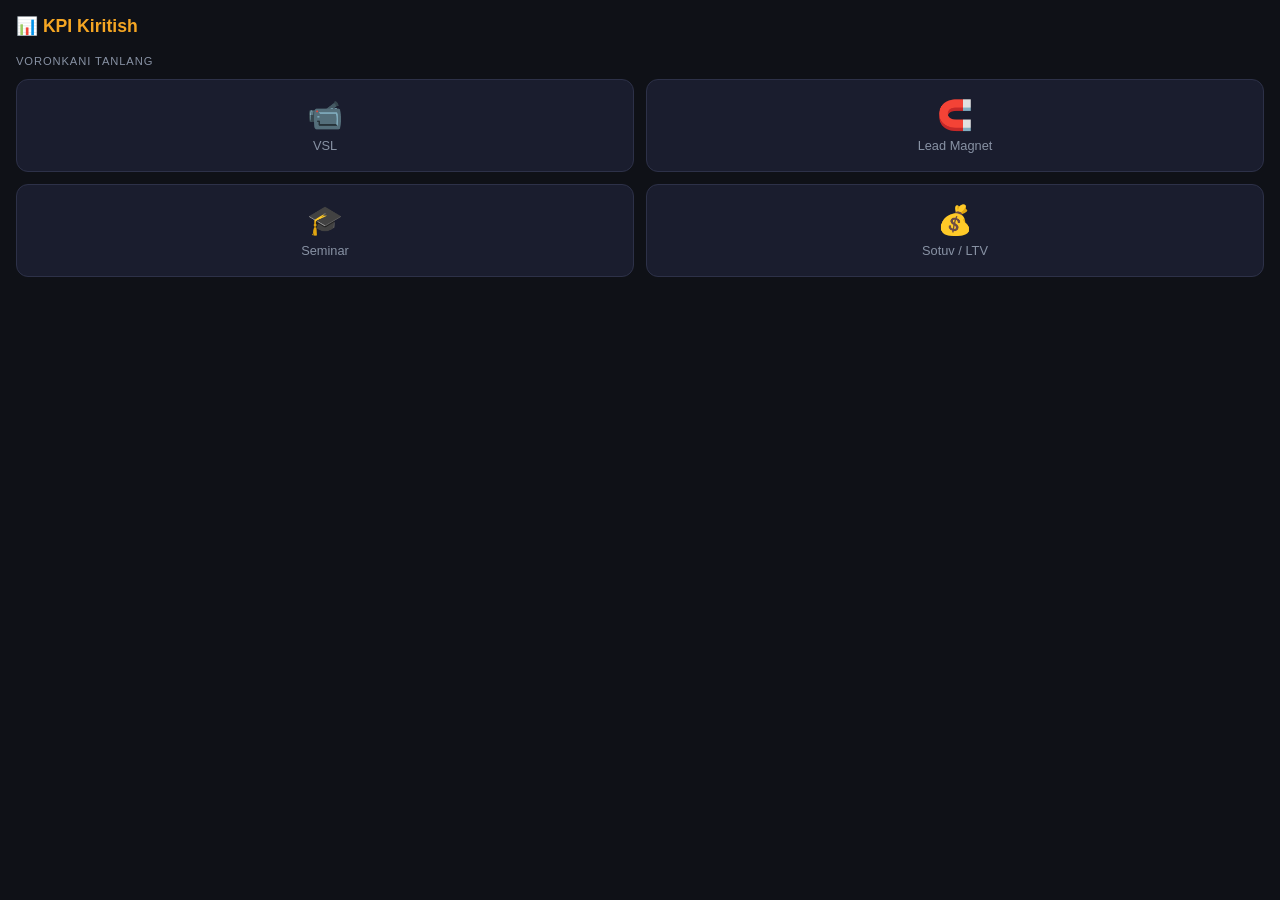
<file: dashboard/templates/miniapp.html>
<!DOCTYPE html>
<html lang="uz">
<head>
  <meta charset="UTF-8"/>
  <meta name="viewport" content="width=device-width, initial-scale=1.0, user-scalable=no"/>
  <title>KPI Kiritish</title>
  <script src="https://telegram.org/js/telegram-web-app.js"></script>
  <style>
    * { box-sizing: border-box; margin: 0; padding: 0; }
    :root {
      --bg: #0f1117;
      --card: #1a1d2e;
      --border: #2d3148;
      --accent: #F5A623;
      --text: #e2e8f0;
      --muted: #8892a4;
      --green: #34d399;
      --red: #f87171;
    }
    body {
      font-family: -apple-system, 'Inter', sans-serif;
      background: var(--bg);
      color: var(--text);
      min-height: 100vh;
      padding: 16px;
    }
    h2 { font-size: 1.1rem; color: var(--accent); margin-bottom: 18px; }
    .step { display: none; }
    .step.active { display: block; }

    /* Funnel selector */
    .funnel-grid {
      display: grid;
      grid-template-columns: 1fr 1fr;
      gap: 12px;
      margin-bottom: 12px;
    }
    .funnel-btn {
      background: var(--card);
      border: 1px solid var(--border);
      border-radius: 12px;
      padding: 18px 12px;
      text-align: center;
      cursor: pointer;
      transition: border-color 0.2s, transform 0.1s;
    }
    .funnel-btn:active { transform: scale(0.97); }
    .funnel-btn.selected { border-color: var(--accent); background: rgba(245,166,35,0.08); }
    .funnel-btn .icon { font-size: 1.8rem; margin-bottom: 6px; }
    .funnel-btn .label { font-size: 0.8rem; color: var(--muted); font-weight: 500; }

    /* Form fields */
    .field { margin-bottom: 16px; }
    label { display: block; font-size: 0.78rem; color: var(--muted); margin-bottom: 6px; text-transform: uppercase; letter-spacing: 0.05em; }
    input, select {
      width: 100%;
      background: var(--card);
      border: 1px solid var(--border);
      border-radius: 10px;
      padding: 13px 14px;
      color: var(--text);
      font-size: 1rem;
      outline: none;
      transition: border-color 0.2s;
      -webkit-appearance: none;
    }
    input:focus, select:focus { border-color: var(--accent); }
    select option { background: #1a1d2e; }

    /* Buttons */
    .btn {
      width: 100%;
      padding: 14px;
      border-radius: 10px;
      border: none;
      font-size: 1rem;
      font-weight: 600;
      cursor: pointer;
      transition: opacity 0.2s;
      margin-top: 8px;
    }
    .btn:active { opacity: 0.8; }
    .btn-primary { background: var(--accent); color: #0f1117; }
    .btn-back { background: var(--card); color: var(--muted); border: 1px solid var(--border); }

    /* Success */
    .success-box {
      text-align: center;
      padding: 40px 20px;
    }
    .success-icon { font-size: 4rem; margin-bottom: 16px; }
    .success-title { font-size: 1.3rem; font-weight: 700; color: var(--green); margin-bottom: 8px; }
    .success-sub { color: var(--muted); font-size: 0.9rem; }

    /* Error */
    .error-msg {
      background: rgba(248,113,113,0.1);
      border: 1px solid rgba(248,113,113,0.3);
      color: var(--red);
      border-radius: 8px;
      padding: 10px 14px;
      font-size: 0.85rem;
      margin-bottom: 12px;
      display: none;
    }

    .section-title {
      font-size: 0.7rem;
      color: var(--muted);
      text-transform: uppercase;
      letter-spacing: 0.08em;
      margin-bottom: 12px;
    }
  </style>
</head>
<body>

<!-- STEP 1: Funnel tanlash -->
<div class="step active" id="step1">
  <h2>📊 KPI Kiritish</h2>
  <div class="section-title">Voronkani tanlang</div>
  <div class="funnel-grid">
    <div class="funnel-btn" onclick="selectFunnel('vsl', this)">
      <div class="icon">📹</div>
      <div class="label">VSL</div>
    </div>
    <div class="funnel-btn" onclick="selectFunnel('lead_magnet', this)">
      <div class="icon">🧲</div>
      <div class="label">Lead Magnet</div>
    </div>
    <div class="funnel-btn" onclick="selectFunnel('seminar', this)">
      <div class="icon">🎓</div>
      <div class="label">Seminar</div>
    </div>
    <div class="funnel-btn" onclick="selectFunnel('sales', this)">
      <div class="icon">💰</div>
      <div class="label">Sotuv / LTV</div>
    </div>
  </div>
</div>

<!-- STEP 2: VSL Form -->
<div class="step" id="step-vsl">
  <h2>📹 VSL Voronkasi</h2>
  <div class="error-msg" id="err-vsl"></div>
  <div class="field"><label>Ad Spend (so'm)</label><input type="number" id="vsl_ad_spend" placeholder="0"/></div>
  <div class="field"><label>Sahifa ko'rishlar</label><input type="number" id="vsl_page_views" placeholder="0"/></div>
  <div class="field"><label>Video boshlash</label><input type="number" id="vsl_video_start" placeholder="0"/></div>
  <div class="field"><label>50% tomosha</label><input type="number" id="vsl_watch_50" placeholder="0"/></div>
  <div class="field"><label>100% tomosha</label><input type="number" id="vsl_watch_100" placeholder="0"/></div>
  <div class="field"><label>CTA bosilish</label><input type="number" id="vsl_cta_clicks" placeholder="0"/></div>
  <button class="btn btn-primary" onclick="submitForm('vsl')">✅ Yuborish</button>
  <button class="btn btn-back" onclick="goBack()">← Orqaga</button>
</div>

<!-- STEP 2: Lead Magnet Form -->
<div class="step" id="step-lead_magnet">
  <h2>🧲 Lead Magnet</h2>
  <div class="error-msg" id="err-lead_magnet"></div>
  <div class="field"><label>Ad Spend (so'm)</label><input type="number" id="lm_ad_spend" placeholder="0"/></div>
  <div class="field"><label>Landing sahifa ko'rishlar</label><input type="number" id="lm_lp_views" placeholder="0"/></div>
  <div class="field"><label>Yangi leadlar</label><input type="number" id="lm_new_leads" placeholder="0"/></div>
  <div class="field"><label>Bog'lanilganlar</label><input type="number" id="lm_contacted" placeholder="0"/></div>
  <button class="btn btn-primary" onclick="submitForm('lead_magnet')">✅ Yuborish</button>
  <button class="btn btn-back" onclick="goBack()">← Orqaga</button>
</div>

<!-- STEP 2: Seminar Form -->
<div class="step" id="step-seminar">
  <h2>🎓 Seminar</h2>
  <div class="error-msg" id="err-seminar"></div>
  <div class="field"><label>Ad Spend (so'm)</label><input type="number" id="sem_ad_spend" placeholder="0"/></div>
  <div class="field"><label>Ro'yxatdan o'tganlar</label><input type="number" id="sem_registrations" placeholder="0"/></div>
  <div class="field"><label>Kelganlar (Show-up)</label><input type="number" id="sem_show_up" placeholder="0"/></div>
  <div class="field"><label>Depozitlar</label><input type="number" id="sem_deposits" placeholder="0"/></div>
  <div class="field"><label>Sotuvlar</label><input type="number" id="sem_sales_count" placeholder="0"/></div>
  <div class="field"><label>To'liq to'lovlar</label><input type="number" id="sem_full_payments" placeholder="0"/></div>
  <button class="btn btn-primary" onclick="submitForm('seminar')">✅ Yuborish</button>
  <button class="btn btn-back" onclick="goBack()">← Orqaga</button>
</div>

<!-- STEP 2: Sales Form -->
<div class="step" id="step-sales">
  <h2>💰 Sotuv / LTV</h2>
  <div class="error-msg" id="err-sales"></div>
  <div class="field"><label>Mijoz ID</label><input type="text" id="sales_customer_id" placeholder="Telefon yoki username"/></div>
  <div class="field">
    <label>Manba (Funnel)</label>
    <select id="sales_funnel_source">
      <option value="VSL">VSL</option>
      <option value="Lead_Magnet">Lead Magnet</option>
      <option value="Seminar">Seminar</option>
    </select>
  </div>
  <div class="field">
    <label>Tarif</label>
    <select id="sales_tariff_type">
      <option value="Standart">Standart — 24M</option>
      <option value="Premium">Premium — 30M</option>
    </select>
  </div>
  <div class="field"><label>Narx (so'm)</label><input type="number" id="sales_price" placeholder="24000000"/></div>
  <div class="field">
    <label>Mijoz turi</label>
    <select id="sales_customer_type">
      <option value="Yangi">Yangi</option>
      <option value="Qaytgan">Qaytgan</option>
    </select>
  </div>
  <div class="field">
    <label>Lead holati</label>
    <select id="sales_lead_status">
      <option value="Issiq">🔥 Issiq</option>
      <option value="Iliq">🌡 Iliq</option>
      <option value="Sovuq">❄️ Sovuq</option>
    </select>
  </div>
  <button class="btn btn-primary" onclick="submitForm('sales')">✅ Yuborish</button>
  <button class="btn btn-back" onclick="goBack()">← Orqaga</button>
</div>

<!-- SUCCESS -->
<div class="step" id="step-success">
  <div class="success-box">
    <div class="success-icon">✅</div>
    <div class="success-title">Yuborildi!</div>
    <div class="success-sub">Ma'lumotlar Google Sheets ga saqlandi.</div>
    <button class="btn btn-primary" style="margin-top:32px" onclick="resetForm()">+ Yana kiritish</button>
  </div>
</div>

<script>
const tg = window.Telegram.WebApp;
tg.expand();
tg.ready();

let currentFunnel = null;

function showStep(id) {
  document.querySelectorAll('.step').forEach(s => s.classList.remove('active'));
  document.getElementById(id).classList.add('active');
}

function selectFunnel(funnel, el) {
  document.querySelectorAll('.funnel-btn').forEach(b => b.classList.remove('selected'));
  el.classList.add('selected');
  currentFunnel = funnel;
  setTimeout(() => showStep('step-' + funnel), 150);
}

function goBack() {
  showStep('step1');
  currentFunnel = null;
}

function resetForm() {
  goBack();
  document.querySelectorAll('input').forEach(i => i.value = '');
}

function showError(funnel, msg) {
  const el = document.getElementById('err-' + funnel);
  if (el) { el.textContent = msg; el.style.display = 'block'; }
}
function hideError(funnel) {
  const el = document.getElementById('err-' + funnel);
  if (el) el.style.display = 'none';
}

function g(id) {
  const el = document.getElementById(id);
  return el ? el.value.trim() : '';
}

async function submitForm(funnel) {
  hideError(funnel);
  let data = {
    funnel_type: funnel,
    reporter_id: tg.initDataUnsafe?.user?.id || 0,
    reporter_username: tg.initDataUnsafe?.user?.username || '',
  };

  if (funnel === 'vsl') {
    data = { ...data,
      ad_spend: g('vsl_ad_spend'), page_views: g('vsl_page_views'),
      video_start: g('vsl_video_start'), watch_50: g('vsl_watch_50'),
      watch_100: g('vsl_watch_100'), cta_clicks: g('vsl_cta_clicks'),
    };
  } else if (funnel === 'lead_magnet') {
    data = { ...data,
      ad_spend: g('lm_ad_spend'), lp_views: g('lm_lp_views'),
      new_leads: g('lm_new_leads'), contacted: g('lm_contacted'),
    };
  } else if (funnel === 'seminar') {
    data = { ...data,
      ad_spend: g('sem_ad_spend'), registrations: g('sem_registrations'),
      show_up: g('sem_show_up'), deposits: g('sem_deposits'),
      sales_count: g('sem_sales_count'), full_payments: g('sem_full_payments'),
    };
  } else if (funnel === 'sales') {
    data = { ...data,
      customer_id: g('sales_customer_id'), funnel_source: g('sales_funnel_source'),
      tariff_type: g('sales_tariff_type'), price: g('sales_price'),
      customer_type: g('sales_customer_type'), lead_status: g('sales_lead_status'),
    };
  }

  try {
    const btn = document.querySelector(`#step-${funnel} .btn-primary`);
    btn.textContent = 'Yuborilmoqda...';
    btn.disabled = true;

    const res = await fetch('/api/submit', {
      method: 'POST',
      headers: { 'Content-Type': 'application/json' },
      body: JSON.stringify(data),
    });
    const json = await res.json();

    if (json.ok) {
      showStep('step-success');
      tg.HapticFeedback?.notificationOccurred('success');
    } else {
      showError(funnel, json.error || 'Xato yuz berdi');
    }
  } catch (e) {
    showError(funnel, 'Tarmoq xatosi. Qayta urinib ko\'ring.');
  } finally {
    const btn = document.querySelector(`#step-${funnel} .btn-primary`);
    if (btn) { btn.textContent = '✅ Yuborish'; btn.disabled = false; }
  }
}
</script>
</body>
</html>
</file>
<file: docs/style.css>
/* ═══════════════════════════════════════
   ROOT & RESET
═══════════════════════════════════════ */
*, *::before, *::after { box-sizing: border-box; margin: 0; padding: 0; }

:root {
  --accent:    #F5A623;
  --accent2:   #E8941A;
  --dark:      #0D0D0D;
  --dark2:     #141414;
  --dark3:     #1C1C1C;
  --card:      #1E1E1E;
  --border:    #2A2A2A;
  --text:      #E8E8E8;
  --muted:     #888;
  --white:     #FFFFFF;
  --radius:    12px;
  --radius-lg: 20px;
}

html { scroll-behavior: smooth; }

body {
  font-family: 'Inter', sans-serif;
  background: var(--dark);
  color: var(--text);
  font-size: 16px;
  line-height: 1.6;
  overflow-x: hidden;
}

.container {
  max-width: 1080px;
  margin: 0 auto;
  padding: 0 20px;
}

h1, h2, h3, h4 { line-height: 1.2; color: var(--white); }
h2 { font-size: clamp(1.8rem, 4vw, 2.6rem); font-weight: 800; margin-bottom: 16px; }
h3 { font-size: 1.3rem; font-weight: 700; margin-bottom: 8px; }
h4 { font-size: 1.05rem; font-weight: 700; margin-bottom: 6px; }

a { text-decoration: none; color: inherit; }
ul { list-style: none; }

/* ═══════════════════════════════════════
   BUTTONS
═══════════════════════════════════════ */
.btn {
  display: inline-block;
  padding: 16px 36px;
  border-radius: 50px;
  font-size: 1rem;
  font-weight: 700;
  cursor: pointer;
  transition: all 0.2s;
  border: none;
  text-align: center;
}
.btn-primary {
  background: linear-gradient(135deg, var(--accent), var(--accent2));
  color: var(--dark);
}
.btn-primary:hover { opacity: 0.9; transform: translateY(-2px); box-shadow: 0 8px 24px rgba(245,166,35,0.35); }
.btn-outline {
  background: transparent;
  color: var(--white);
  border: 2px solid var(--border);
}
.btn-outline:hover { border-color: var(--accent); color: var(--accent); }
.btn-full { width: 100%; display: block; }

/* ═══════════════════════════════════════
   HERO
═══════════════════════════════════════ */
.hero {
  background: radial-gradient(ellipse at 60% 0%, #1a1200 0%, var(--dark) 65%);
  padding: 100px 0 80px;
  text-align: center;
  position: relative;
  overflow: hidden;
}
.hero::before {
  content: '';
  position: absolute;
  top: -60px; left: 50%; transform: translateX(-50%);
  width: 700px; height: 300px;
  background: radial-gradient(ellipse, rgba(245,166,35,0.12), transparent 70%);
  pointer-events: none;
}
.badge {
  display: inline-block;
  background: rgba(245,166,35,0.15);
  border: 1px solid rgba(245,166,35,0.4);
  color: var(--accent);
  font-size: 0.75rem;
  font-weight: 700;
  letter-spacing: 2px;
  padding: 6px 18px;
  border-radius: 50px;
  margin-bottom: 24px;
}
.hero h1 {
  font-size: clamp(2rem, 5.5vw, 3.6rem);
  font-weight: 900;
  margin-bottom: 20px;
  max-width: 820px;
  margin-left: auto;
  margin-right: auto;
}
.accent { color: var(--accent); }
.hero-sub {
  color: #aaa;
  font-size: 1.1rem;
  max-width: 580px;
  margin: 0 auto 36px;
}

/* Countdown */
.countdown-wrap { margin-bottom: 36px; }
.countdown-label { color: var(--muted); font-size: 0.85rem; margin-bottom: 12px; }
.countdown {
  display: inline-flex;
  gap: 8px;
  align-items: center;
}
.cd-box {
  background: var(--card);
  border: 1px solid var(--border);
  border-radius: var(--radius);
  padding: 14px 20px;
  min-width: 72px;
  text-align: center;
}
.cd-box span {
  display: block;
  font-size: 2rem;
  font-weight: 800;
  color: var(--accent);
  line-height: 1;
}
.cd-box small { font-size: 0.7rem; color: var(--muted); margin-top: 4px; display: block; }
.cd-sep { font-size: 2rem; font-weight: 700; color: var(--accent); margin-bottom: 18px; }

.hero-note { margin-top: 14px; font-size: 0.85rem; color: var(--muted); }

/* ═══════════════════════════════════════
   PAIN
═══════════════════════════════════════ */
.pain {
  padding: 80px 0;
  background: var(--dark2);
}
.pain h2, .forwhom h2, .segments h2, .program h2, .results h2, .pricing h2,
.guarantee h2, .faq h2, .form-section h2 { text-align: center; }

.pain-grid {
  display: grid;
  grid-template-columns: repeat(auto-fit, minmax(260px, 1fr));
  gap: 16px;
  margin: 40px 0 32px;
}
.pain-card {
  background: var(--card);
  border: 1px solid var(--border);
  border-radius: var(--radius);
  padding: 24px;
  display: flex;
  align-items: flex-start;
  gap: 14px;
  transition: border-color 0.2s;
}
.pain-card:hover { border-color: rgba(245,166,35,0.4); }
.pain-icon { font-size: 1.8rem; flex-shrink: 0; }
.pain-card p { color: #ccc; font-size: 0.95rem; }
.pain-bottom { text-align: center; font-size: 1.05rem; color: #ccc; }
.pain-bottom strong { color: var(--white); }

/* ═══════════════════════════════════════
   FOR WHOM
═══════════════════════════════════════ */
.forwhom { padding: 80px 0; }
.fw-grid {
  display: grid;
  grid-template-columns: 1fr 1fr;
  gap: 24px;
  margin-top: 40px;
}
.fw-yes, .fw-no {
  background: var(--card);
  border-radius: var(--radius-lg);
  padding: 32px;
}
.fw-yes { border: 1px solid rgba(74,222,128,0.3); }
.fw-no  { border: 1px solid rgba(248,113,113,0.3); }
.fw-yes h3 { color: #4ade80; }
.fw-no  h3 { color: #f87171; }
.fw-yes li::before { content: '✅ '; }
.fw-no  li::before { content: '❌ '; }
.fw-yes li, .fw-no li {
  padding: 8px 0;
  border-bottom: 1px solid var(--border);
  font-size: 0.95rem;
  color: #ccc;
}
.fw-yes li:last-child, .fw-no li:last-child { border-bottom: none; }

/* ═══════════════════════════════════════
   SEGMENTS
═══════════════════════════════════════ */
.segments {
  padding: 80px 0;
  background: var(--dark2);
}
.section-sub {
  text-align: center;
  color: var(--muted);
  margin-bottom: 40px;
  font-size: 1rem;
}
.seg-grid {
  display: grid;
  grid-template-columns: repeat(auto-fit, minmax(240px, 1fr));
  gap: 16px;
  margin-top: 16px;
}
.seg-card {
  background: var(--card);
  border: 1px solid var(--border);
  border-radius: var(--radius);
  padding: 28px 24px;
  transition: all 0.2s;
}
.seg-card:hover {
  border-color: var(--accent);
  transform: translateY(-4px);
}
.seg-icon { font-size: 2.2rem; margin-bottom: 12px; }
.seg-card h4 { color: var(--white); margin-bottom: 6px; }
.seg-card p { color: var(--muted); font-size: 0.9rem; }

/* ═══════════════════════════════════════
   PROGRAM
═══════════════════════════════════════ */
.program { padding: 80px 0; }
.prog-list {
  margin-top: 40px;
  display: flex;
  flex-direction: column;
  gap: 2px;
}
.prog-item {
  display: flex;
  gap: 24px;
  align-items: flex-start;
  background: var(--card);
  border: 1px solid var(--border);
  border-radius: var(--radius);
  padding: 28px 32px;
  transition: border-color 0.2s;
}
.prog-item:hover { border-color: rgba(245,166,35,0.3); }
.prog-num {
  font-size: 2.4rem;
  font-weight: 900;
  color: rgba(245,166,35,0.25);
  min-width: 56px;
  line-height: 1;
}
.prog-item h4 { color: var(--white); margin-bottom: 4px; }
.prog-item p { color: var(--muted); font-size: 0.95rem; }

/* ═══════════════════════════════════════
   RESULTS
═══════════════════════════════════════ */
.results {
  padding: 80px 0;
  background: var(--dark2);
}
.res-grid {
  display: grid;
  grid-template-columns: repeat(auto-fit, minmax(220px, 1fr));
  gap: 20px;
  margin-top: 40px;
}
.res-card {
  background: linear-gradient(135deg, rgba(245,166,35,0.08), rgba(245,166,35,0.02));
  border: 1px solid rgba(245,166,35,0.2);
  border-radius: var(--radius-lg);
  padding: 32px 24px;
  text-align: center;
}
.res-icon { font-size: 2.4rem; margin-bottom: 14px; }
.res-card h4 { color: var(--accent); margin-bottom: 8px; }
.res-card p { color: var(--muted); font-size: 0.9rem; }

/* ═══════════════════════════════════════
   PRICING
═══════════════════════════════════════ */
.pricing { padding: 80px 0; }
.price-grid {
  display: grid;
  grid-template-columns: 1fr 1fr;
  gap: 24px;
  margin-top: 40px;
}
.price-card {
  background: var(--card);
  border: 1px solid var(--border);
  border-radius: var(--radius-lg);
  padding: 40px 36px;
  position: relative;
  transition: transform 0.2s;
}
.price-card:hover { transform: translateY(-4px); }
.price-card.featured {
  border-color: var(--accent);
  background: linear-gradient(160deg, #1e1600, #1a1a1a);
}
.price-badge {
  position: absolute;
  top: -14px;
  left: 50%;
  transform: translateX(-50%);
  background: var(--accent);
  color: var(--dark);
  font-size: 0.75rem;
  font-weight: 800;
  padding: 5px 18px;
  border-radius: 50px;
  white-space: nowrap;
}
.price-tag {
  font-size: 0.85rem;
  font-weight: 700;
  color: var(--muted);
  letter-spacing: 1px;
  text-transform: uppercase;
  margin-bottom: 12px;
}
.price-amount {
  font-size: 2.2rem;
  font-weight: 900;
  color: var(--white);
  margin-bottom: 28px;
}
.price-amount span { font-size: 1rem; color: var(--muted); font-weight: 400; }
.price-features { margin-bottom: 32px; }
.price-features li {
  padding: 10px 0;
  border-bottom: 1px solid var(--border);
  color: #ccc;
  font-size: 0.95rem;
  display: flex;
  align-items: center;
  gap: 8px;
}
.price-features li::before { content: '✓'; color: var(--accent); font-weight: 700; }
.price-features li:last-child { border-bottom: none; }
.price-note { text-align: center; margin-top: 20px; color: var(--muted); font-size: 0.85rem; }

/* ═══════════════════════════════════════
   GUARANTEE
═══════════════════════════════════════ */
.guarantee {
  padding: 60px 0;
  background: var(--dark2);
}
.guarantee-box {
  display: flex;
  align-items: flex-start;
  gap: 24px;
  background: linear-gradient(135deg, rgba(74,222,128,0.05), transparent);
  border: 1px solid rgba(74,222,128,0.25);
  border-radius: var(--radius-lg);
  padding: 40px;
  max-width: 720px;
  margin: 0 auto;
}
.guarantee-icon { font-size: 3rem; flex-shrink: 0; }
.guarantee-box h3 { color: #4ade80; font-size: 1.4rem; margin-bottom: 10px; }
.guarantee-box p { color: #ccc; font-size: 1rem; }

/* ═══════════════════════════════════════
   FAQ
═══════════════════════════════════════ */
.faq { padding: 80px 0; }
.faq-list {
  max-width: 760px;
  margin: 40px auto 0;
  display: flex;
  flex-direction: column;
  gap: 8px;
}
.faq-item {
  background: var(--card);
  border: 1px solid var(--border);
  border-radius: var(--radius);
  overflow: hidden;
}
.faq-q {
  width: 100%;
  background: none;
  border: none;
  color: var(--white);
  font-size: 1rem;
  font-weight: 600;
  padding: 20px 24px;
  text-align: left;
  cursor: pointer;
  display: flex;
  justify-content: space-between;
  align-items: center;
  gap: 12px;
  font-family: inherit;
}
.faq-q:hover { color: var(--accent); }
.faq-arrow { flex-shrink: 0; transition: transform 0.2s; font-size: 0.75rem; color: var(--muted); }
.faq-q.open .faq-arrow { transform: rotate(180deg); color: var(--accent); }
.faq-a {
  display: none;
  padding: 0 24px 20px;
  color: var(--muted);
  font-size: 0.95rem;
  border-top: 1px solid var(--border);
  padding-top: 16px;
}
.faq-a.show { display: block; }

/* ═══════════════════════════════════════
   FORM
═══════════════════════════════════════ */
.form-section {
  padding: 80px 0 100px;
  background: radial-gradient(ellipse at 50% 100%, #1a1200 0%, var(--dark) 70%);
}
.lead-form {
  max-width: 520px;
  margin: 0 auto;
  display: flex;
  flex-direction: column;
  gap: 14px;
}
.lead-form input,
.lead-form select {
  width: 100%;
  background: var(--card);
  border: 1px solid var(--border);
  border-radius: var(--radius);
  color: var(--white);
  font-size: 1rem;
  padding: 16px 20px;
  font-family: inherit;
  outline: none;
  transition: border-color 0.2s;
}
.lead-form input:focus,
.lead-form select:focus { border-color: var(--accent); }
.lead-form select { cursor: pointer; }
.lead-form select option { background: var(--dark3); color: var(--white); }
.form-privacy { text-align: center; color: var(--muted); font-size: 0.8rem; margin-top: 4px; }
.form-success {
  display: none;
  text-align: center;
  padding: 48px 20px;
  max-width: 520px;
  margin: 0 auto;
}
.success-icon { font-size: 3.5rem; margin-bottom: 16px; }
.form-success h3 { font-size: 1.8rem; margin-bottom: 10px; }
.form-success p { color: var(--muted); }

/* ═══════════════════════════════════════
   FOOTER
═══════════════════════════════════════ */
.footer {
  padding: 36px 0;
  border-top: 1px solid var(--border);
  text-align: center;
  color: var(--muted);
  font-size: 0.85rem;
}
.footer-contact { margin-top: 8px; }
.footer-contact a { color: var(--accent); }

/* ═══════════════════════════════════════
   STICKY CTA
═══════════════════════════════════════ */
.sticky-cta {
  position: fixed;
  bottom: 24px;
  right: 24px;
  z-index: 999;
  animation: pulse 2.5s infinite;
}
@keyframes pulse {
  0%, 100% { transform: scale(1); }
  50% { transform: scale(1.04); }
}
.sticky-cta .btn { font-size: 0.9rem; padding: 14px 28px; box-shadow: 0 8px 32px rgba(245,166,35,0.45); }

/* ═══════════════════════════════════════
   RESPONSIVE
═══════════════════════════════════════ */
@media (max-width: 768px) {
  .hero { padding: 70px 0 60px; }
  .fw-grid { grid-template-columns: 1fr; }
  .price-grid { grid-template-columns: 1fr; }
  .prog-item { flex-direction: column; gap: 12px; }
  .prog-num { font-size: 1.6rem; min-width: auto; }
  .guarantee-box { flex-direction: column; padding: 28px 24px; }
  .cd-box { min-width: 58px; padding: 10px 14px; }
  .cd-box span { font-size: 1.5rem; }
  .sticky-cta { bottom: 16px; right: 16px; }
  .sticky-cta .btn { font-size: 0.85rem; padding: 13px 22px; }
}
</file>
<file: website-sewing/style.css>
/* ═══════════════════════════════════════
   ROOT & RESET
═══════════════════════════════════════ */
*, *::before, *::after { box-sizing: border-box; margin: 0; padding: 0; }

:root {
  --accent:    #B5524A;
  --accent2:   #9C4039;
  --gold:      #C99A4B;
  --cream:     #FBF6F0;
  --cream2:    #F4ECE2;
  --card:      #FFFFFF;
  --border:    #E8DCCB;
  --dark:      #2B2420;
  --muted:     #7A6F63;
  --white:     #FFFFFF;
  --radius:    14px;
  --radius-lg: 22px;
  --serif: 'Playfair Display', serif;
}

html { scroll-behavior: smooth; }

body {
  font-family: 'Inter', sans-serif;
  background: var(--cream);
  color: var(--dark);
  font-size: 16px;
  line-height: 1.6;
  overflow-x: hidden;
}

.container {
  max-width: 1080px;
  margin: 0 auto;
  padding: 0 20px;
}

h1, h2, h3, h4 { line-height: 1.25; color: var(--dark); font-family: var(--serif); }
h2 { font-size: clamp(1.8rem, 4vw, 2.5rem); font-weight: 700; margin-bottom: 14px; text-align: center; }
h3 { font-size: 1.3rem; font-weight: 700; margin-bottom: 8px; }
h4 { font-size: 1.05rem; font-weight: 700; margin-bottom: 6px; }

a { text-decoration: none; color: inherit; }
ul { list-style: none; }

.section-sub {
  text-align: center;
  color: var(--muted);
  margin-bottom: 40px;
  font-size: 1rem;
  max-width: 560px;
  margin-left: auto;
  margin-right: auto;
}

/* ═══════════════════════════════════════
   BUTTONS
═══════════════════════════════════════ */
.btn {
  display: inline-block;
  padding: 16px 32px;
  border-radius: 50px;
  font-size: 1rem;
  font-weight: 700;
  cursor: pointer;
  transition: all 0.2s;
  border: none;
  text-align: center;
  font-family: 'Inter', sans-serif;
}
.btn-primary {
  background: linear-gradient(135deg, var(--accent), var(--accent2));
  color: var(--white);
}
.btn-primary:hover { opacity: 0.92; transform: translateY(-2px); box-shadow: 0 8px 24px rgba(181,82,74,0.3); }
.btn-outline {
  background: transparent;
  color: var(--dark);
  border: 2px solid var(--border);
}
.btn-outline:hover { border-color: var(--accent); color: var(--accent); }
.btn-lg { padding: 18px 44px; font-size: 1.05rem; }
.btn-full { width: 100%; display: block; }

/* ═══════════════════════════════════════
   HERO
═══════════════════════════════════════ */
.hero {
  background: radial-gradient(ellipse at 50% 0%, var(--cream2) 0%, var(--cream) 70%);
  padding: 100px 0 70px;
  text-align: center;
}
.badge {
  display: inline-block;
  background: rgba(181,82,74,0.1);
  border: 1px solid rgba(181,82,74,0.35);
  color: var(--accent);
  font-size: 0.72rem;
  font-weight: 700;
  letter-spacing: 2px;
  padding: 6px 18px;
  border-radius: 50px;
  margin-bottom: 26px;
}
.hero h1 {
  font-size: clamp(2rem, 5vw, 3.2rem);
  font-weight: 800;
  margin-bottom: 22px;
  max-width: 760px;
  margin-left: auto;
  margin-right: auto;
}
.accent { color: var(--accent); }
.hero-sub {
  color: var(--muted);
  font-size: 1.1rem;
  max-width: 580px;
  margin: 0 auto 36px;
}
.hero-actions {
  display: flex;
  gap: 14px;
  justify-content: center;
  flex-wrap: wrap;
  margin-bottom: 18px;
}
.hero-note { margin-top: 8px; font-size: 0.85rem; color: var(--muted); }

/* ═══════════════════════════════════════
   GUARANTEE BAR
═══════════════════════════════════════ */
.guarantee-bar {
  background: var(--dark);
  color: var(--cream);
  padding: 12px 0;
  text-align: center;
}
.guarantee-bar p { font-size: 0.9rem; font-weight: 600; }

/* ═══════════════════════════════════════
   REALITY CHECK
═══════════════════════════════════════ */
.reality { padding: 80px 0; background: var(--cream2); }
.reality-grid {
  display: grid;
  grid-template-columns: repeat(auto-fit, minmax(260px, 1fr));
  gap: 16px;
  margin-top: 16px;
}
.reality-card {
  background: var(--card);
  border: 1px solid var(--border);
  border-radius: var(--radius);
  padding: 24px;
  display: flex;
  align-items: flex-start;
  gap: 14px;
  transition: border-color 0.2s;
}
.reality-card:hover { border-color: var(--accent); }
.reality-icon { font-size: 1.8rem; flex-shrink: 0; }
.reality-card p { color: var(--dark); font-size: 0.95rem; }

/* ═══════════════════════════════════════
   DIAGNOSIS QUIZ
═══════════════════════════════════════ */
.diagnosis { padding: 80px 0; }
.quiz-box {
  max-width: 620px;
  margin: 32px auto 0;
  background: var(--card);
  border: 1px solid var(--border);
  border-radius: var(--radius-lg);
  padding: 44px 40px;
  box-shadow: 0 12px 40px rgba(43,36,32,0.06);
}
.quiz-step { display: none; }
.quiz-step.active { display: block; animation: fadeIn 0.3s ease; }
@keyframes fadeIn { from { opacity: 0; transform: translateY(8px); } to { opacity: 1; transform: translateY(0); } }
.quiz-q { font-size: 1.15rem; font-weight: 700; margin-bottom: 22px; text-align: center; }
.quiz-opts { display: flex; flex-direction: column; gap: 10px; }
.quiz-opt {
  background: var(--cream);
  border: 1px solid var(--border);
  border-radius: var(--radius);
  padding: 16px 20px;
  font-size: 0.95rem;
  font-family: inherit;
  color: var(--dark);
  text-align: left;
  cursor: pointer;
  transition: all 0.2s;
}
.quiz-opt:hover { border-color: var(--accent); background: var(--cream2); }
.quiz-progress {
  display: flex;
  justify-content: center;
  gap: 6px;
  margin-top: 28px;
}
.quiz-progress span {
  width: 8px; height: 8px;
  border-radius: 50%;
  background: var(--border);
}
.quiz-progress span.done { background: var(--accent); }

.quiz-result { display: none; text-align: center; }
.quiz-result.active { display: block; animation: fadeIn 0.3s ease; }
.quiz-result h3 { margin-bottom: 12px; }
.quiz-result p { color: var(--muted); margin-bottom: 24px; }
.quiz-result .btn { margin-bottom: 14px; }
.quiz-restart {
  display: block;
  margin: 0 auto;
  background: none;
  border: none;
  color: var(--muted);
  font-size: 0.85rem;
  cursor: pointer;
  text-decoration: underline;
  font-family: inherit;
}

/* ═══════════════════════════════════════
   FOR WHOM
═══════════════════════════════════════ */
.forwhom { padding: 80px 0; background: var(--cream2); }
.fw-grid {
  display: grid;
  grid-template-columns: 1fr 1fr;
  gap: 24px;
  margin-top: 36px;
}
.fw-yes, .fw-no {
  background: var(--card);
  border-radius: var(--radius-lg);
  padding: 32px;
}
.fw-yes { border: 1px solid rgba(74,158,108,0.35); }
.fw-no  { border: 1px solid rgba(181,82,74,0.35); }
.fw-yes h3 { color: #3f8f5f; }
.fw-no  h3 { color: var(--accent); }
.fw-yes li::before { content: '✅ '; }
.fw-no  li::before { content: '⚠️ '; }
.fw-yes li, .fw-no li {
  padding: 9px 0;
  border-bottom: 1px solid var(--border);
  font-size: 0.95rem;
  color: var(--dark);
}
.fw-yes li:last-child, .fw-no li:last-child { border-bottom: none; }

/* ═══════════════════════════════════════
   WOW / METHODOLOGY
═══════════════════════════════════════ */
.wow { padding: 80px 0; background: var(--cream2); }
.wow-grid {
  display: grid;
  grid-template-columns: repeat(auto-fit, minmax(240px, 1fr));
  gap: 20px;
  margin-top: 16px;
}
.wow-card {
  background: var(--card);
  border: 1px solid var(--border);
  border-radius: var(--radius-lg);
  padding: 30px 26px;
  text-align: center;
}
.wow-icon { font-size: 2.2rem; display: block; margin-bottom: 14px; }
.wow-card p { color: var(--muted); font-size: 0.92rem; }

/* ═══════════════════════════════════════
   SYSTEM
═══════════════════════════════════════ */
.system { padding: 80px 0; }
.system-list {
  margin-top: 36px;
  display: flex;
  flex-direction: column;
  gap: 2px;
}
.system-item {
  display: flex;
  gap: 24px;
  align-items: flex-start;
  background: var(--card);
  border: 1px solid var(--border);
  border-radius: var(--radius);
  padding: 26px 30px;
  transition: border-color 0.2s;
}
.system-item:hover { border-color: var(--gold); }
.system-num {
  font-family: var(--serif);
  font-size: 2.2rem;
  font-weight: 700;
  color: rgba(181,82,74,0.22);
  min-width: 56px;
  line-height: 1;
}
.system-item h4 { color: var(--dark); margin-bottom: 4px; }
.system-item p { color: var(--muted); font-size: 0.95rem; }

/* ═══════════════════════════════════════
   FAQ
═══════════════════════════════════════ */
.faq { padding: 80px 0; background: var(--cream2); }
.faq-list {
  max-width: 760px;
  margin: 36px auto 0;
  display: flex;
  flex-direction: column;
  gap: 8px;
}
.faq-item {
  background: var(--card);
  border: 1px solid var(--border);
  border-radius: var(--radius);
  overflow: hidden;
}
.faq-q {
  width: 100%;
  background: none;
  border: none;
  color: var(--dark);
  font-size: 1rem;
  font-weight: 600;
  padding: 20px 24px;
  text-align: left;
  cursor: pointer;
  display: flex;
  justify-content: space-between;
  align-items: center;
  gap: 12px;
  font-family: inherit;
}
.faq-q:hover { color: var(--accent); }
.faq-arrow { flex-shrink: 0; transition: transform 0.2s; font-size: 0.75rem; color: var(--muted); }
.faq-q.open .faq-arrow { transform: rotate(180deg); color: var(--accent); }
.faq-a {
  display: none;
  padding: 0 24px 20px;
  color: var(--muted);
  font-size: 0.95rem;
  border-top: 1px solid var(--border);
  padding-top: 16px;
}
.faq-a.show { display: block; }

/* ═══════════════════════════════════════
   TESTIMONIALS
═══════════════════════════════════════ */
.testimonials { padding: 80px 0; }
.testi-grid {
  display: grid;
  grid-template-columns: repeat(auto-fit, minmax(260px, 1fr));
  gap: 20px;
  margin-top: 16px;
}
.testi-card {
  background: var(--card);
  border: 1px dashed var(--border);
  border-radius: var(--radius-lg);
  padding: 32px 26px;
  text-align: center;
}
.testi-avatar {
  width: 56px; height: 56px;
  border-radius: 50%;
  background: linear-gradient(135deg, var(--accent), var(--gold));
  color: var(--white);
  display: flex;
  align-items: center;
  justify-content: center;
  font-family: var(--serif);
  font-weight: 700;
  font-size: 1.2rem;
  margin: 0 auto 14px;
}
.testi-meta { color: var(--muted); font-size: 0.85rem; margin-bottom: 12px; }
.testi-quote { color: var(--muted); font-size: 0.9rem; font-style: italic; }

/* ═══════════════════════════════════════
   POSITIONING
═══════════════════════════════════════ */
.positioning { padding: 80px 0; background: var(--cream2); }
.pos-grid {
  display: grid;
  grid-template-columns: repeat(auto-fit, minmax(240px, 1fr));
  gap: 20px;
  margin-top: 16px;
}
.pos-card {
  background: var(--card);
  border: 1px solid var(--border);
  border-radius: var(--radius-lg);
  padding: 30px 26px;
}
.pos-card h4 { color: var(--accent); margin-bottom: 10px; font-size: 1.5rem; }
.pos-card p { color: var(--muted); font-size: 0.92rem; }
.pos-card.pos-highlight { border: 2px solid var(--accent); transform: translateY(-6px); }
.pos-for { font-weight: 600; color: var(--dark) !important; margin-bottom: 16px !important; }
.pos-features { margin-top: 4px; }
.pos-features li {
  padding: 8px 0;
  border-bottom: 1px solid var(--border);
  font-size: 0.9rem;
  color: var(--dark);
}
.pos-features li::before { content: '✅ '; }
.pos-features li:last-child { border-bottom: none; }
.pos-bottom {
  text-align: center;
  max-width: 600px;
  margin: 32px auto 0;
  color: var(--dark);
  font-size: 1rem;
}
.positioning .btn { display: block; width: max-content; margin: 24px auto 0; }

/* ═══════════════════════════════════════
   ABOUT AUTHOR
═══════════════════════════════════════ */
.about-author { padding: 80px 0; background: var(--cream2); }
.author-card {
  max-width: 760px;
  margin: 0 auto;
  background: var(--card);
  border: 1px solid var(--border);
  border-radius: var(--radius-lg);
  padding: 40px;
  display: flex;
  gap: 32px;
  align-items: center;
}
.author-photo {
  width: 120px;
  height: 120px;
  flex-shrink: 0;
  border-radius: 50%;
  background: linear-gradient(135deg, var(--accent), var(--gold));
  display: flex;
  align-items: center;
  justify-content: center;
  font-size: 3rem;
}
.author-name { text-align: left; margin-bottom: 2px; }
.author-role { color: var(--accent); font-weight: 600; font-size: 0.9rem; margin-bottom: 14px; }
.author-bio { color: var(--muted); font-size: 0.92rem; margin-bottom: 16px; }
.author-social { color: var(--accent); font-weight: 700; font-size: 0.92rem; }

/* ═══════════════════════════════════════
   PRODUCTS TEASER
═══════════════════════════════════════ */
.products-teaser { padding: 70px 0 40px; text-align: center; }
.products-chips {
  display: flex;
  flex-wrap: wrap;
  justify-content: center;
  gap: 10px;
  margin-top: 8px;
}
.chip {
  background: var(--cream2);
  border: 1px solid var(--border);
  border-radius: 50px;
  padding: 8px 18px;
  font-size: 0.85rem;
  color: var(--muted);
}

/* ═══════════════════════════════════════
   FINAL CTA
═══════════════════════════════════════ */
.form-section {
  padding: 90px 0 100px;
  text-align: center;
  background: radial-gradient(ellipse at 50% 100%, var(--cream2) 0%, var(--cream) 70%);
}
.lead-form {
  max-width: 480px;
  margin: 36px auto 0;
  display: flex;
  flex-direction: column;
  gap: 14px;
  text-align: left;
}
.lead-form input,
.lead-form textarea {
  width: 100%;
  background: var(--card);
  border: 1px solid var(--border);
  border-radius: var(--radius);
  color: var(--dark);
  font-size: 1rem;
  padding: 16px 20px;
  font-family: inherit;
  outline: none;
  resize: vertical;
  transition: border-color 0.2s;
}
.lead-form input:focus,
.lead-form textarea:focus { border-color: var(--accent); }
.form-privacy { margin-top: 4px; color: var(--muted); font-size: 0.8rem; text-align: center; }
.form-success {
  display: none;
  text-align: center;
  padding: 40px 20px;
  max-width: 480px;
  margin: 0 auto;
}
.success-icon { font-size: 3.2rem; margin-bottom: 14px; }
.form-success h3 { font-size: 1.5rem; margin-bottom: 8px; }
.form-success p { color: var(--muted); }
.form-alt { margin-top: 24px; color: var(--muted); font-size: 0.9rem; }
.form-alt a { color: var(--accent); font-weight: 600; }

/* ═══════════════════════════════════════
   FOOTER
═══════════════════════════════════════ */
.footer {
  padding: 36px 0;
  border-top: 1px solid var(--border);
  text-align: center;
  color: var(--muted);
  font-size: 0.85rem;
}
.footer-contact { margin-top: 8px; }
.footer-contact a { color: var(--accent); }

/* ═══════════════════════════════════════
   STICKY CTA
═══════════════════════════════════════ */
.sticky-cta {
  position: fixed;
  bottom: 24px;
  right: 24px;
  z-index: 999;
  animation: pulse 2.5s infinite;
}
@keyframes pulse {
  0%, 100% { transform: scale(1); }
  50% { transform: scale(1.04); }
}
.sticky-cta .btn { font-size: 0.9rem; padding: 14px 26px; box-shadow: 0 8px 32px rgba(181,82,74,0.35); }

/* ═══════════════════════════════════════
   RESPONSIVE
═══════════════════════════════════════ */
@media (max-width: 768px) {
  .hero { padding: 70px 0 50px; }
  .fw-grid { grid-template-columns: 1fr; }
  .system-item { flex-direction: column; gap: 12px; }
  .system-num { font-size: 1.6rem; min-width: auto; }
  .quiz-box { padding: 32px 22px; }
  .sticky-cta { bottom: 16px; right: 16px; }
  .sticky-cta .btn { font-size: 0.85rem; padding: 13px 22px; }
  .hero-actions { flex-direction: column; align-items: center; }
  .author-card { flex-direction: column; text-align: center; padding: 32px 24px; }
  .author-name, .author-role { text-align: center; }
  .pos-card.pos-highlight { transform: none; }
}
</file>
